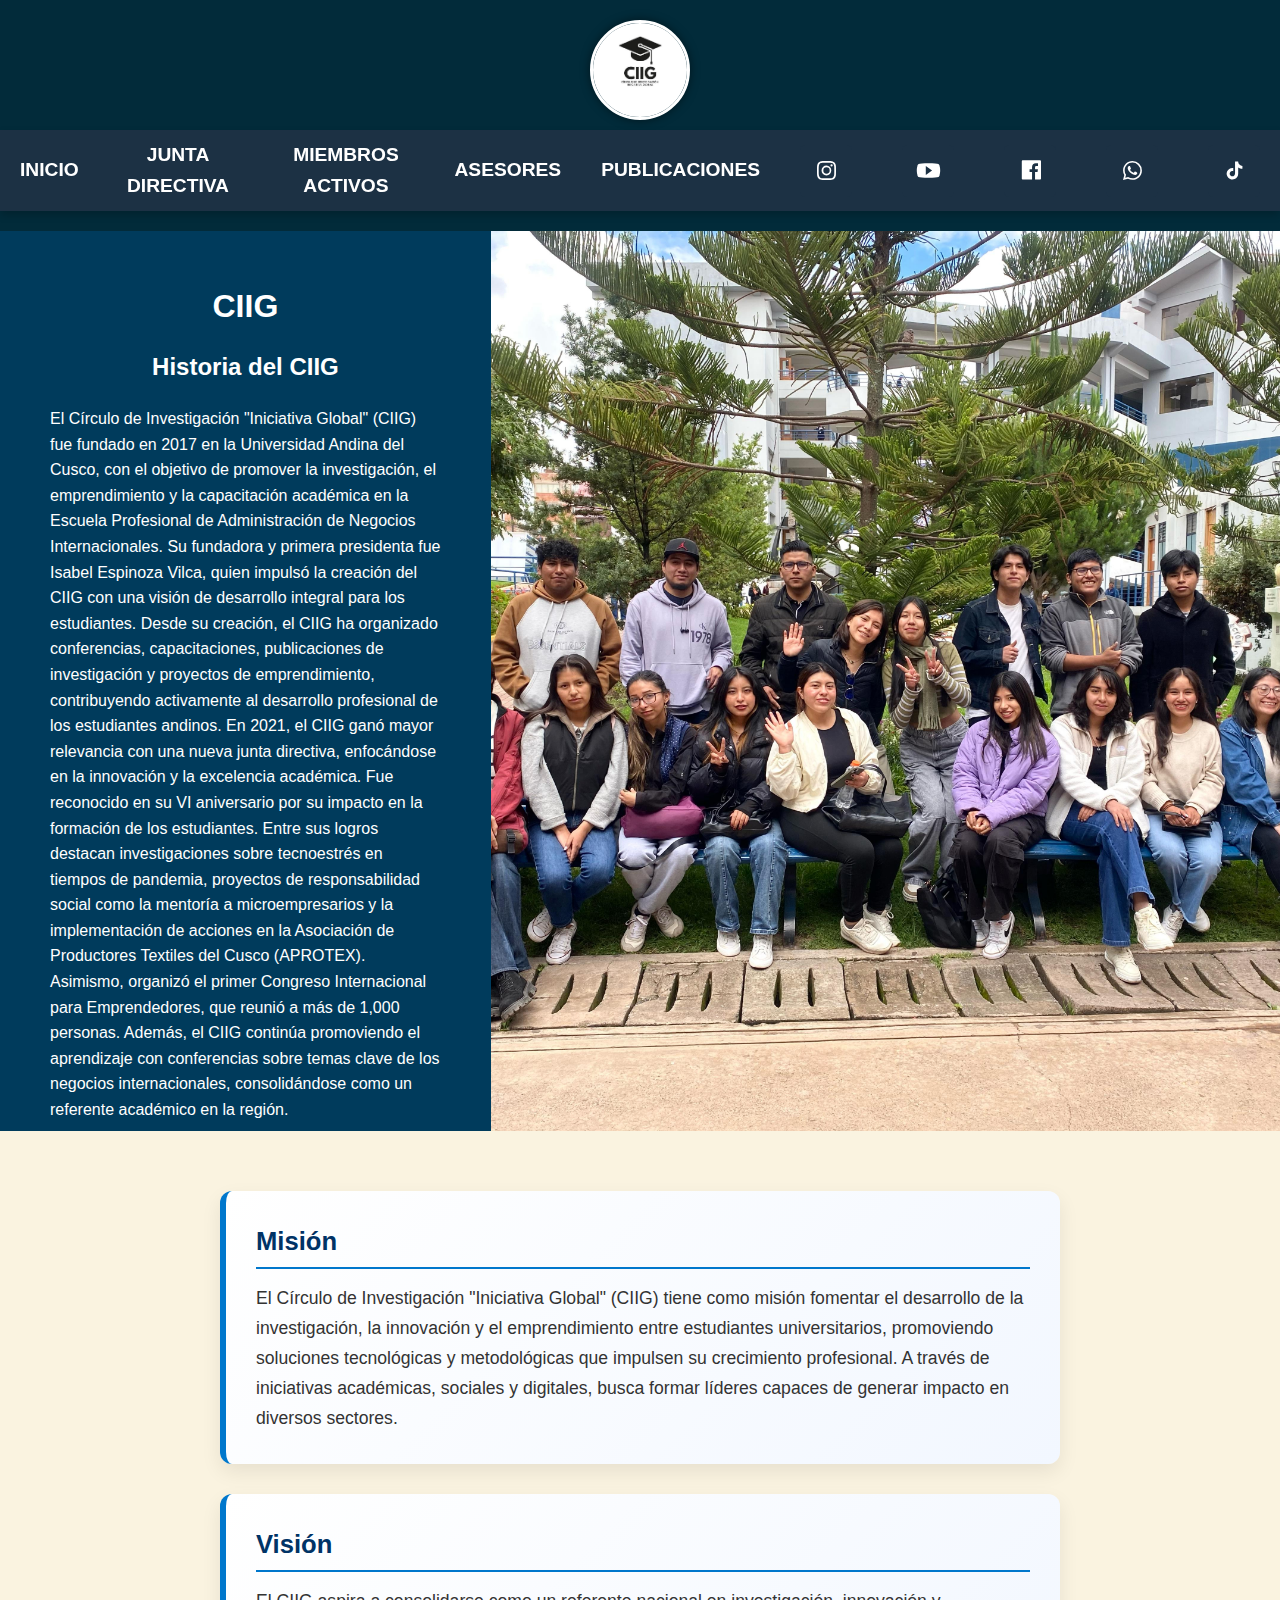
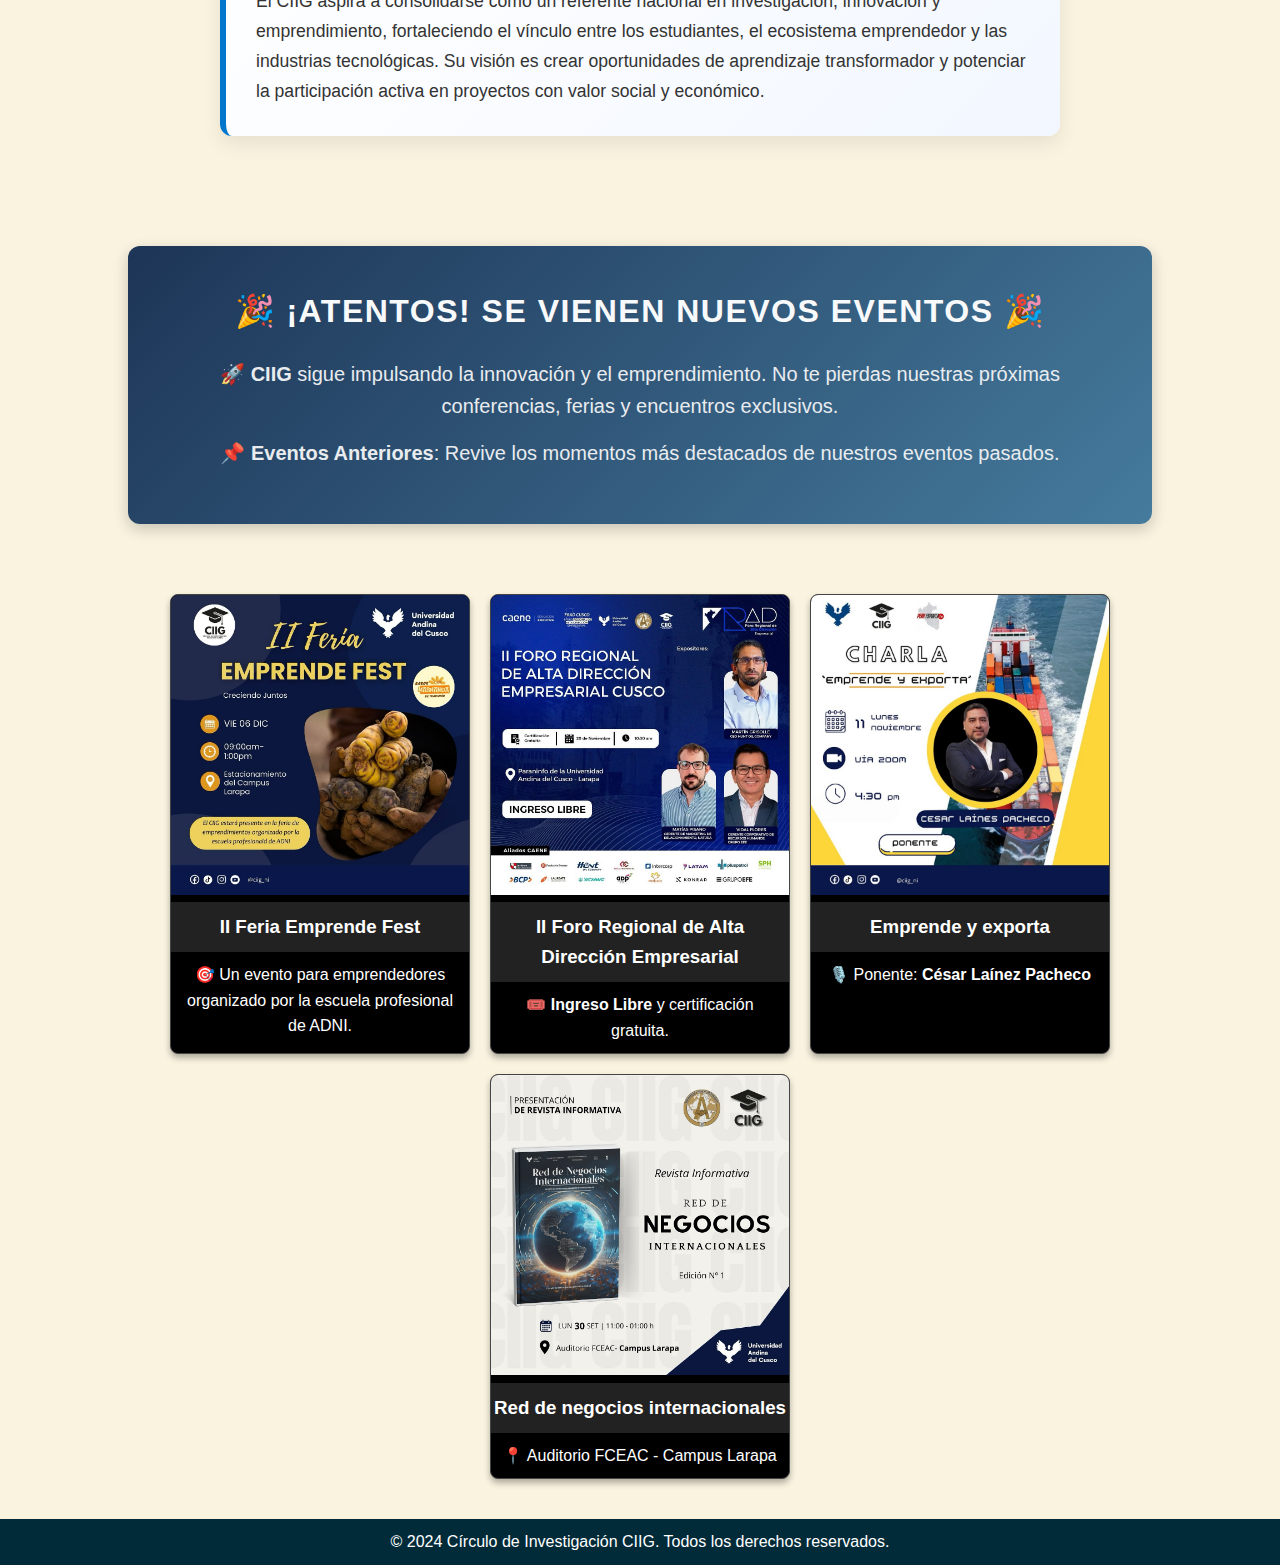
<file: index.html>
<!DOCTYPE html>
<html lang="es">
<head>
  <meta charset="UTF-8">
  <meta name="viewport" content="width=device-width, initial-scale=0.5, user-scalable=yes">
  <title>CIIG</title>
  <link rel="icon" type="image/jpeg" href="Imagenes/LOGO.jpg">
  <link rel="stylesheet" href="Inicio.css">
</head>
<body>
    
    <header>
        <img src="Imagenes/LOGO.jpg" alt= "circulo de investigacion global" class="imagen-circular">
        <nav>
            <a href="index.html">Inicio</a>
            <a href="Junta.html">Junta Directiva</a></a>
            <a href="Miembros.html">Miembros Activos</a>
            <a href="Asesores.html">Asesores</a>
            <a href="Publicaciones.html">Publicaciones</a>

            <div class="socialIcons">
            <a class="socialContainer containerOne" href="https://www.instagram.com/ciig_ni/">
                <svg viewBox="0 0 16 16" class="socialSvg instagramSvg">
                    <path d="M8 0C5.829 0 5.556.01 4.703.048 3.85.088 3.269.222 2.76.42a3.917 3.917 0 0 0-1.417.923A3.927 3.927 0 0 0 .42 2.76C.222 3.268.087 3.85.048 4.7.01 5.555 0 5.827 0 8.001c0 2.172.01 2.444.048 3.297.04.852.174 1.433.372 1.942.205.526.478.972.923 1.417.444.445.89.719 1.416.923.51.198 1.09.333 1.942.372C5.555 15.99 5.827 16 8 16s2.444-.01 3.298-.048c.851-.04 1.434-.174 1.943-.372a3.916 3.916 0 0 0 1.416-.923c.445-.445.718-.891.923-1.417.197-.509.332-1.09.372-1.942C15.99 10.445 16 10.173 16 8s-.01-2.445-.048-3.299c-.04-.851-.175-1.433-.372-1.941a3.926 3.926 0 0 0-.923-1.417A3.911 3.911 0 0 0 13.24.42c-.51-.198-1.092-.333-1.943-.372C10.443.01 10.172 0 7.998 0h.003zm-.717 1.442h.718c2.136 0 2.389.007 3.232.046.78.035 1.204.166 1.486.275.373.145.64.319.92.599.28.28.453.546.598.92.11.281.24.705.275 1.485.039.843.047 1.096.047 3.231s-.008 2.389-.047 3.232c-.035.78-.166 1.203-.275 1.485a2.47 2.47 0 0 1-.599.919c-.28.28-.546.453-.92.598-.28.11-.704.24-1.485.276-.843.038-1.096.047-3.232.047s-2.39-.009-3.233-.047c-.78-.036-1.203-.166-1.485-.276a2.478 2.478 0 0 1-.92-.598 2.48 2.48 0 0 1-.6-.92c-.109-.281-.24-.705-.275-1.485-.038-.843-.046-1.096-.046-3.233 0-2.136.008-2.388.046-3.231.036-.78.166-1.204.276-1.486.145-.373.319-.64.599-.92.28-.28.546-.453.92-.598.282-.11.705-.24 1.485-.276.738-.034 1.024-.044 2.515-.045v.002zm4.988 1.328a.96.96 0 1 0 0 1.92.96.96 0 0 0 0-1.92zm-4.27 1.122a4.109 4.109 0 1 0 0 8.217 4.109 4.109 0 0 0 0-8.217zm0 1.441a2.667 2.667 0 1 1 0 5.334 2.667 2.667 0 0 1 0-5.334z">
                    </path>
                </svg>
            </a>

            <a class="socialContainer containerTwo" href="https://www.youtube.com/@ciig.uandina">
                <svg xmlns:xlink="http://www.w3.org/1999/xlink"
                     xmlns="http://www.w3.org/2000/svg"
                     version="1.1"
                     viewBox="0 0 48 48"
                     class="socialSvg youtubeSvg largeIcon"
                >
                    <title>YouTube</title>
                    <g fill-rule="evenodd"
                       fill="none"
                       stroke-width="1"
                       stroke="none"
                       id="Icon/Social/youtube-white"
                    >
                        <path
                            fill="#FFFFFF"
                            d="M19.2 15.8L30.4 24L19.2 32.2V15.8ZM41.6 12.4C42.9 13.4 43.8 14.9 43.8 16.6C44.5 18.7 44.8 22.1 44.8 24C44.8 25.9 44.5 29.3 43.8 31.4C43.8 33.1 42.9 34.6 41.6 35.6C39.5 36.4 33.6 36.8 24 36.8C14.4 36.8 8.5 36.4 6.4 35.6C5.1 34.6 4.2 33.1 4.2 31.4C3.5 29.3 3.2 25.9 3.2 24C3.2 22.1 3.5 18.7 4.2 16.6C4.2 14.9 5.1 13.4 6.4 12.4C8.5 11.6 14.4 11.2 24 11.2C33.6 11.2 39.5 11.6 41.6 12.4Z"
                        ></path>
                    </g>
                </svg>
            </a>
            
            <a class="socialContainer containerThree" href="https://www.facebook.com/profile.php?id=61558330490450">
                <div>
                  <svg
                    xmlns:xlink="http://www.w3.org/1999/xlink"
                    xmlns="http://www.w3.org/2000/svg"
                    version="1.1"
                    viewBox="0 0 45 35"
                    height="44px"
                    width="44px"
                    class="socialSvg tiktokSvg largeIcon"
                  >
                    <title>Facebook</title>
                    <g
                      fill-rule="evenodd"
                      fill="none"
                      stroke-width="1"
                      stroke="none"
                      id="Icon/Social/facebook-black"
                    >
                      <path
                        fill="#FFFFFF"
                        id="Shape"
                        d="M30.0793333,40 L30.0793333,27.608 L34.239,27.608 L34.8616667,22.7783333 L30.0793333,22.7783333 L30.0793333,19.695 C30.0793333,18.2966667 30.4676667,17.344 32.4726667,17.344 L35.0303333,17.3426667 L35.0303333,13.0233333 C34.5876667,12.9646667 33.0696667,12.833 31.3036667,12.833 C27.6163333,12.833 25.0923333,15.0836667 25.0923333,19.2166667 L25.0923333,22.7783333 L20.922,22.7783333 L20.922,27.608 L25.0923333,27.608 L25.0923333,40 L30.0793333,40 Z M9.766,40 C8.79033333,40 8,39.209 8,38.234 L8,9.766 C8,8.79033333 8.79033333,8 9.766,8 L38.2336667,8 C39.209,8 40,8.79033333 40,9.766 L40,38.234 C40,39.209 39.209,40 38.2336667,40 L9.766,40 Z"
                      ></path>
                    </g>
                  </svg>
                </div>
              </a>

              <a class="socialContainer containerFour" href="https://whatsapp.com/channel/0029Vaw6ZmLEVccCn0UwR12p">
                <svg viewBox="0 0 16 16" class="socialSvg whatsappSvg">
                  <path
                    d="M13.601 2.326A7.854 7.854 0 0 0 7.994 0C3.627 0 .068 3.558.064 7.926c0 1.399.366 2.76 1.057 3.965L0 16l4.204-1.102a7.933 7.933 0 0 0 3.79.965h.004c4.368 0 7.926-3.558 7.93-7.93A7.898 7.898 0 0 0 13.6 2.326zM7.994 14.521a6.573 6.573 0 0 1-3.356-.92l-.24-.144-2.494.654.666-2.433-.156-.251a6.56 6.56 0 0 1-1.007-3.505c0-3.626 2.957-6.584 6.591-6.584a6.56 6.56 0 0 1 4.66 1.931 6.557 6.557 0 0 1 1.928 4.66c-.004 3.639-2.961 6.592-6.592 6.592zm3.615-4.934c-.197-.099-1.17-.578-1.353-.646-.182-.065-.315-.099-.445.099-.133.197-.513.646-.627.775-.114.133-.232.148-.43.05-.197-.1-.836-.308-1.592-.985-.59-.525-.985-1.175-1.103-1.372-.114-.198-.011-.304.088-.403.087-.088.197-.232.296-.346.1-.114.133-.198.198-.33.065-.134.034-.248-.015-.347-.05-.099-.445-1.076-.612-1.47-.16-.389-.323-.335-.445-.34-.114-.007-.247-.007-.38-.007a.729.729 0 0 0-.529.247c-.182.198-.691.677-.691 1.654 0 .977.71 1.916.81 2.049.098.133 1.394 2.132 3.383 2.992.47.205.84.326 1.129.418.475.152.904.129 1.246.08.38-.058 1.171-.48 1.338-.943.164-.464.164-.86.114-.943-.049-.084-.182-.133-.38-.232z"
                  ></path>
                </svg>
              </a>

              <a href="https://www.tiktok.com/@ciig_uac?_t=ZM-8w2UmbaJqwX&_r=1" class="socialContainer containerT">
                <svg
                  class="socialSvg tiktokSvg largeIcon"
                  viewBox="0 0 48 48"
                  version="1.1"
                  xmlns="http://www.w3.org/2000/svg"
                  xmlns:xlink="http://www.w3.org/1999/xlink"
                >
                  <title>Tiktok</title>
                  <g
                    id="Icon/Social/tiktok-white"
                    stroke="none"
                    stroke-width="1"
                    fill="none"
                    fill-rule="evenodd"
                  >
                    <path
                      d="M38.0766847,15.8542954 C36.0693906,15.7935177 34.2504839,14.8341149 32.8791434,13.5466056 C32.1316475,12.8317108 31.540171,11.9694126 31.1415066,11.0151329 C30.7426093,10.0603874 30.5453728,9.03391952 30.5619062,8 L24.9731521,8 L24.9731521,28.8295196 C24.9731521,32.3434487 22.8773693,34.4182737 20.2765028,34.4182737 C19.6505623,34.4320127 19.0283477,34.3209362 18.4461858,34.0908659 C17.8640239,33.8612612 17.3337909,33.5175528 16.8862248,33.0797671 C16.4386588,32.6422142 16.0833071,32.1196657 15.8404292,31.5426268 C15.5977841,30.9658208 15.4727358,30.3459348 15.4727358,29.7202272 C15.4727358,29.0940539 15.5977841,28.4746337 15.8404292,27.8978277 C16.0833071,27.3207888 16.4386588,26.7980074 16.8862248,26.3604545 C17.3337909,25.9229017 17.8640239,25.5791933 18.4461858,25.3491229 C19.0283477,25.1192854 19.6505623,25.0084418 20.2765028,25.0219479 C20.7939283,25.0263724 21.3069293,25.1167239 21.794781,25.2902081 L21.794781,19.5985278 C21.2957518,19.4900128 20.7869423,19.436221 20.2765028,19.4380839 C18.2431278,19.4392483 16.2560928,20.0426009 14.5659604,21.1729264 C12.875828,22.303019 11.5587449,23.9090873 10.7814424,25.7878401 C10.003907,27.666593 9.80084889,29.7339663 10.1981162,31.7275214 C10.5953834,33.7217752 11.5748126,35.5530237 13.0129853,36.9904978 C14.4509252,38.4277391 16.2828722,39.4064696 18.277126,39.8028054 C20.2711469,40.1991413 22.3382874,39.9951517 24.2163416,39.2169177 C26.0948616,38.4384508 27.7002312,37.1209021 28.8296253,35.4300711 C29.9592522,33.7397058 30.5619062,31.7522051 30.5619062,29.7188301 L30.5619062,18.8324027 C32.7275484,20.3418321 35.3149087,21.0404263 38.0766847,21.0867664 L38.0766847,15.8542954 Z"
                      id="Fill-1"
                      fill="#FFFFFF"
                    ></path>
                  </g>
                </svg>
              </a>
                        
            </div>
        </nav>
    </header>

    <div id="content">

      <section class="Inicio">
        <div class="contenedor-inicio">
          <div class="panel">
            <h1>CIIG</h1>
            <h3>Historia del CIIG</h3>
            <p>
              El Círculo de Investigación "Iniciativa Global" (CIIG) fue fundado en 2017 en la Universidad Andina del Cusco, con el objetivo de promover la investigación, el emprendimiento y la capacitación académica en la Escuela Profesional de Administración de Negocios Internacionales. Su fundadora y primera presidenta fue Isabel Espinoza Vilca, quien impulsó la creación del CIIG con una visión de desarrollo integral para los estudiantes.
              Desde su creación, el CIIG ha organizado conferencias, capacitaciones, publicaciones de investigación y proyectos de emprendimiento, contribuyendo activamente al desarrollo profesional de los estudiantes andinos.
              En 2021, el CIIG ganó mayor relevancia con una nueva junta directiva, enfocándose en la innovación y la excelencia académica. Fue reconocido en su VI aniversario por su impacto en la formación de los estudiantes.
              Entre sus logros destacan investigaciones sobre tecnoestrés en tiempos de pandemia, proyectos de responsabilidad social como la mentoría a microempresarios y la implementación de acciones en la Asociación de Productores Textiles del Cusco (APROTEX). Asimismo, organizó el primer Congreso Internacional para Emprendedores, que reunió a más de 1,000 personas.
              Además, el CIIG continúa promoviendo el aprendizaje con conferencias sobre temas clave de los negocios internacionales, consolidándose como un referente académico en la región.
            </p>
          </div>
      
          <div class="Fotoinicio">
            <img src="Imagenes/Fotooficial.jpg" alt="Imagen 1">
          </div>
        </div>
      
        <!-- Misión y Visión se quedan debajo -->
        <div class="mision-vision">
          <div class="cuadro mision">
            <h3>Misión</h3>
            <p>
              El Círculo de Investigación "Iniciativa Global" (CIIG) tiene como misión fomentar el desarrollo de la investigación,
              la innovación y el emprendimiento entre estudiantes universitarios, promoviendo soluciones tecnológicas y metodológicas 
              que impulsen su crecimiento profesional. A través de iniciativas académicas, sociales y digitales, busca formar líderes 
              capaces de generar impacto en diversos sectores.
            </p>
          </div>
          <div class="cuadro vision">
            <h3>Visión</h3>
            <p>
              El CIIG aspira a consolidarse como un referente nacional en investigación, innovación y emprendimiento, 
              fortaleciendo el vínculo entre los estudiantes, el ecosistema emprendedor y las industrias tecnológicas. 
              Su visión es crear oportunidades de aprendizaje transformador y potenciar la participación activa en proyectos 
              con valor social y económico.
            </p>
          </div>
        </div>
      </section>
      

    <section class="extra-info">
      <h2 class="extra-title">🎉 ¡Atentos! Se vienen nuevos eventos 🎉</h2>
      <p class="extra-text">
          🚀 <strong>CIIG</strong> sigue impulsando la innovación y el emprendimiento.  
          No te pierdas nuestras próximas conferencias, ferias y encuentros exclusivos.  
      </p>
      <p class="extra-text">
          📌 <strong>Eventos Anteriores</strong>: Revive los momentos más destacados de nuestros eventos pasados.  
      </p>
  </section>
  
    <section class="content">
        <div class="card">
            <img src="Imagenes/EmprendeFest.jpg" alt="Noticia 3">
            <h3>II Feria Emprende Fest</h3>
            <p>🎯 Un evento para emprendedores organizado por la escuela profesional de ADNI.</p>
        </div>
        
        <div class="card">
            <img src="Imagenes/Caene.jpg" alt="Noticia 1">
            <h3>II Foro Regional de Alta Dirección Empresarial</h3>
            <p>🎟️ <strong>Ingreso Libre</strong> y certificación gratuita.</p>
        </div>

        <div class="card">
            <img src="Imagenes/Emprende.jpg" alt="Noticia 2">
            <h3>Emprende y exporta</h3>
            <p>🎙️ Ponente: <strong>César Laínez Pacheco</strong></p>        
        </div>

        <div class="card">
            <img src="Imagenes/Red.jpg" alt="Noticia 3">
            <h3>Red de negocios internacionales</h3>
            <p>📍 Auditorio FCEAC - Campus Larapa</p>
        </div>
    </section>
  </div>

    <button id="scrollToTop" style="display: none;">⬆</button>
    <footer>
        <p>&copy; 2024 Círculo de Investigación CIIG. Todos los derechos reservados.</p>
    </footer>
    <script src="Inicio.js"></script>
</body>
</html>
</file>
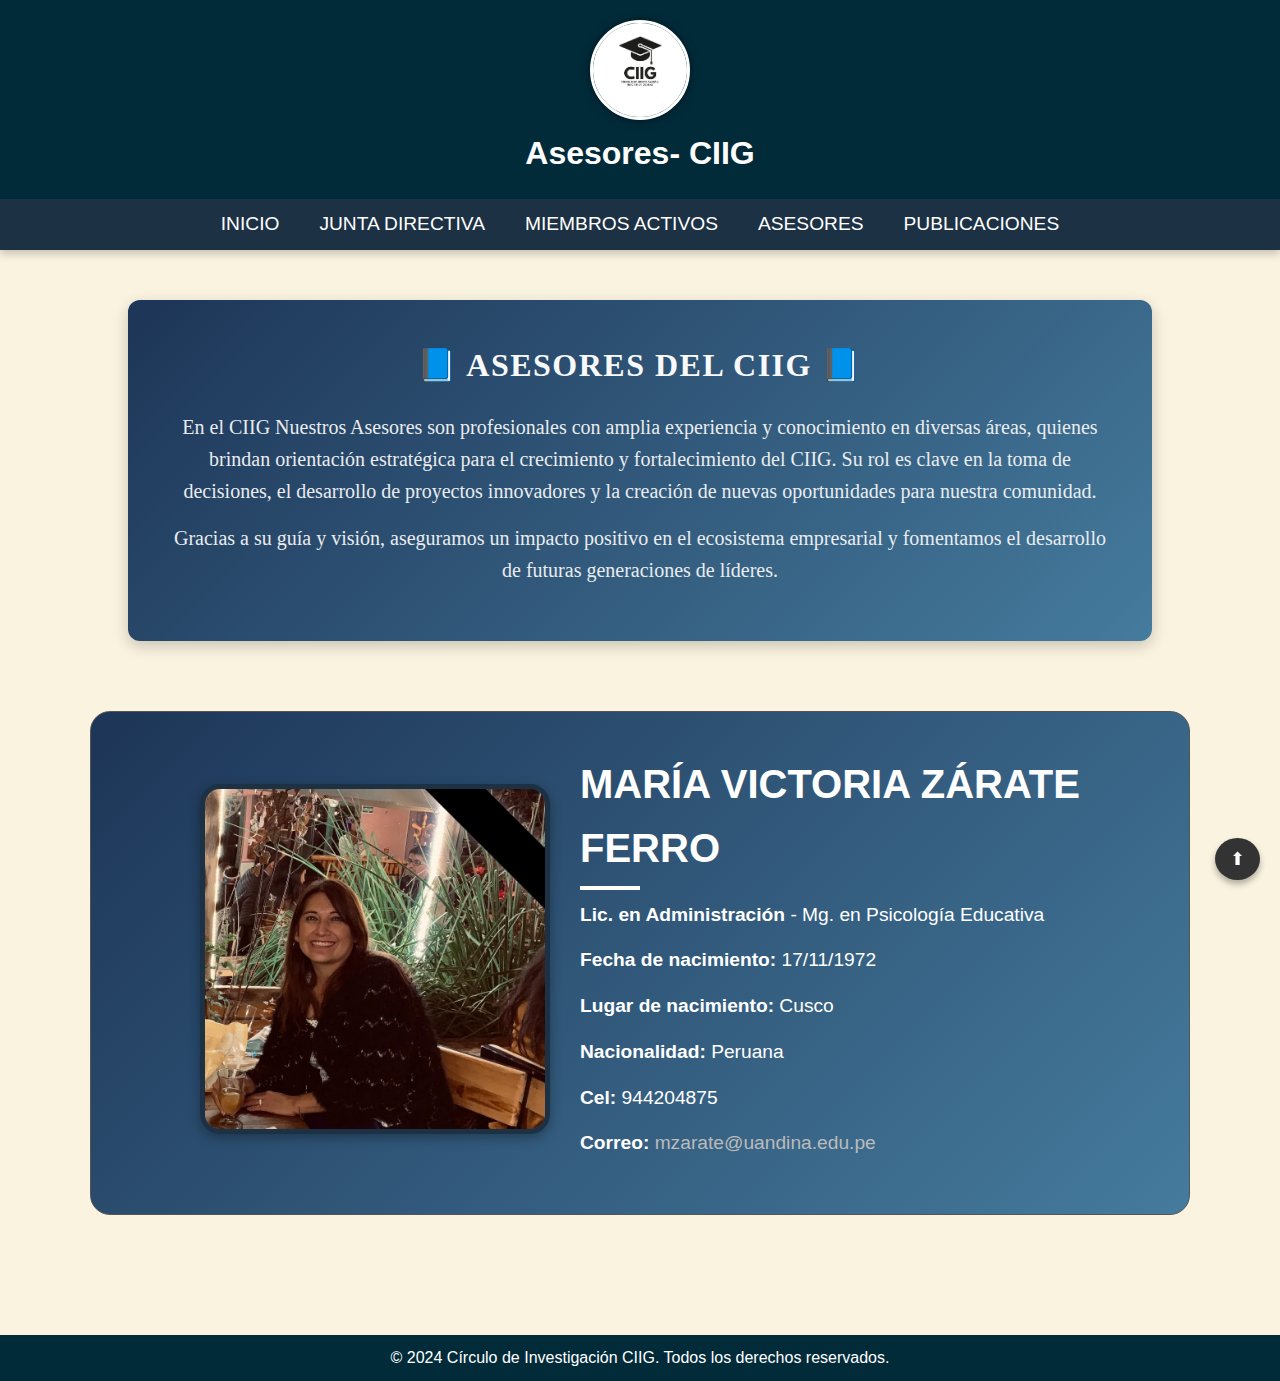
<file: Asesores.html>
<!DOCTYPE html>
<html lang="en">
<head>
    <meta charset="UTF-8">
    <meta name="viewport" content="width=device-width, initial-scale=1.0">
    <title>CIIG - Nuevo Diseño</title>
    <link rel="stylesheet" href="Asesores.css">
</head>
<body>

    <header>
        <img src="Imagenes/LOGO.jpg" alt= "circulo de investigacion global" class="imagen-circular">
        <h1>Asesores- CIIG</h1>
    </header>

    <nav>
        <a href="inicio.html">Inicio</a>
        <a href="Junta.html">Junta Directiva</a></a>
        <a href="Miembros.html">Miembros Activos</a>
        <a href="Asesores.html">Asesores</a>
        <a href="Publicaciones.html">Publicaciones</a>
    </nav>

    <section class="extra-info">
        <h2 class="extra-title">📘 ASESORES DEL CIIG 📘</h2>
        <p class="extra-text">
            En el  <strong>CIIG</strong> Nuestros Asesores son profesionales con amplia experiencia y conocimiento en diversas áreas, 
            quienes brindan orientación estratégica para el crecimiento y fortalecimiento del CIIG. Su rol es clave en la toma de decisiones, 
            el desarrollo de proyectos innovadores y la creación de nuevas oportunidades para nuestra comunidad.
        </p>
        <p class="extra-text">
            Gracias a su guía y visión, aseguramos un impacto positivo en el ecosistema empresarial y fomentamos el desarrollo de futuras generaciones de líderes.
        </p>
    </section>

    <div id="content">
        <section id="inicio" class="section active">
            <div class="rectangle">
                <div class="rectangle-image">
                    <img src="Imagenes/MariaAs.jpg" alt="María Victoria Zárate Ferro">
                </div>
                <div class="rectangle-text">
                    <h2>MARÍA VICTORIA ZÁRATE FERRO</h2>
                    <ul>
                        <li><strong>Lic. en Administración</strong> - Mg. en Psicología Educativa</li>
                        <li><strong>Fecha de nacimiento:</strong> 17/11/1972</li>
                        <li><strong>Lugar de nacimiento:</strong> Cusco</li>
                        <li><strong>Nacionalidad:</strong> Peruana</li>
                        <li><strong>Cel:</strong> 944204875</li>
                        <li><strong>Correo:</strong> <a href="mailto:mzarate@uandina.edu.pe">mzarate@uandina.edu.pe</a></li>
                    </ul>
                </div>
            </div>
        </section>

        <section id="proyectos" class="section">
            <h2>Proyectos</h2>
            <p>Explora los proyectos innovadores que lideramos en CIIG.</p>
        </section>

        <section id="equipo" class="section">
            <h2>Equipo</h2>
            <p>Conoce al equipo dedicado detrás del Círculo de Investigación.</p>
        </section>

        <section id="contacto" class="section">
            <h2>Contacto</h2>
            <p>Ponte en contacto con nosotros para más información.</p>
        </section>
    </div>

    <div class="extra-space"></div>

    <button id="scrollToTop" style="display: none;">⬆</button>
    <footer>
        <p>&copy; 2024 Círculo de Investigación CIIG. Todos los derechos reservados.</p>
    </footer>
    <script src="Asesores.js"></script>
</body>
</html>
</file>
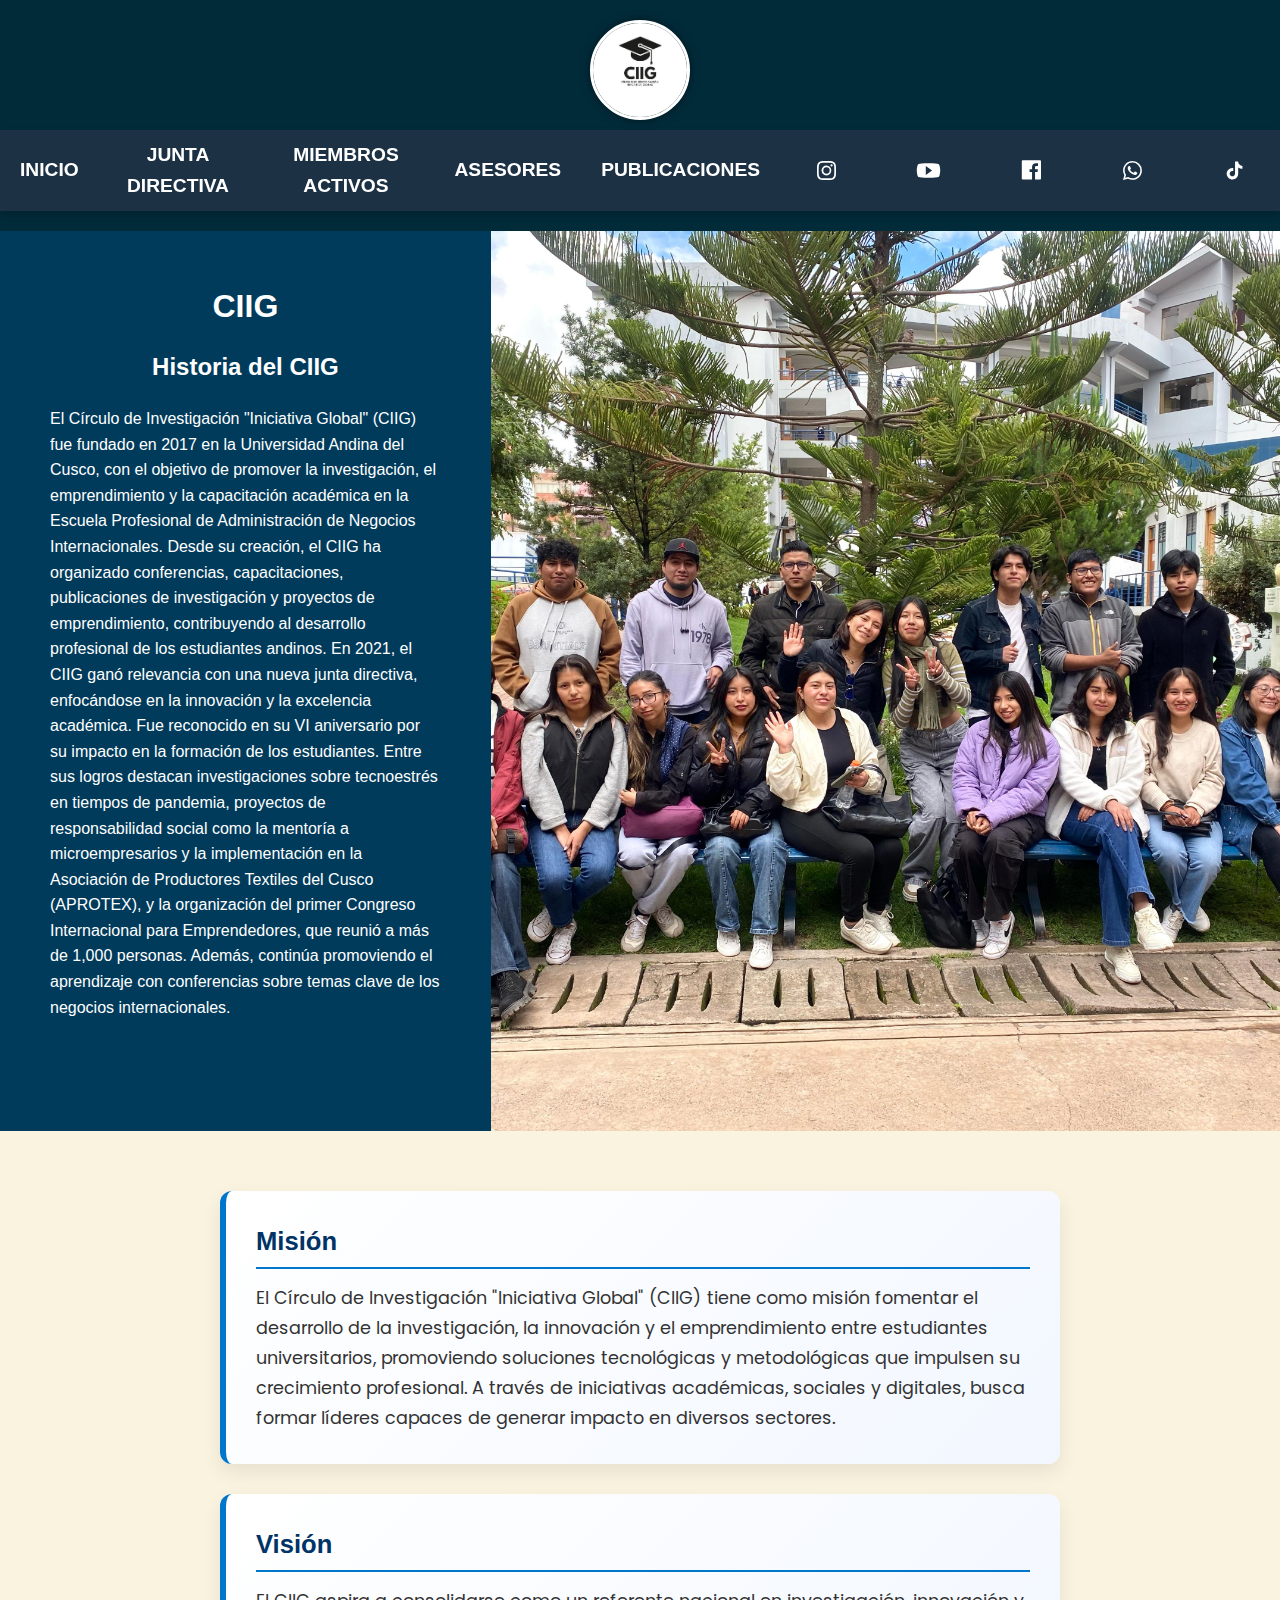
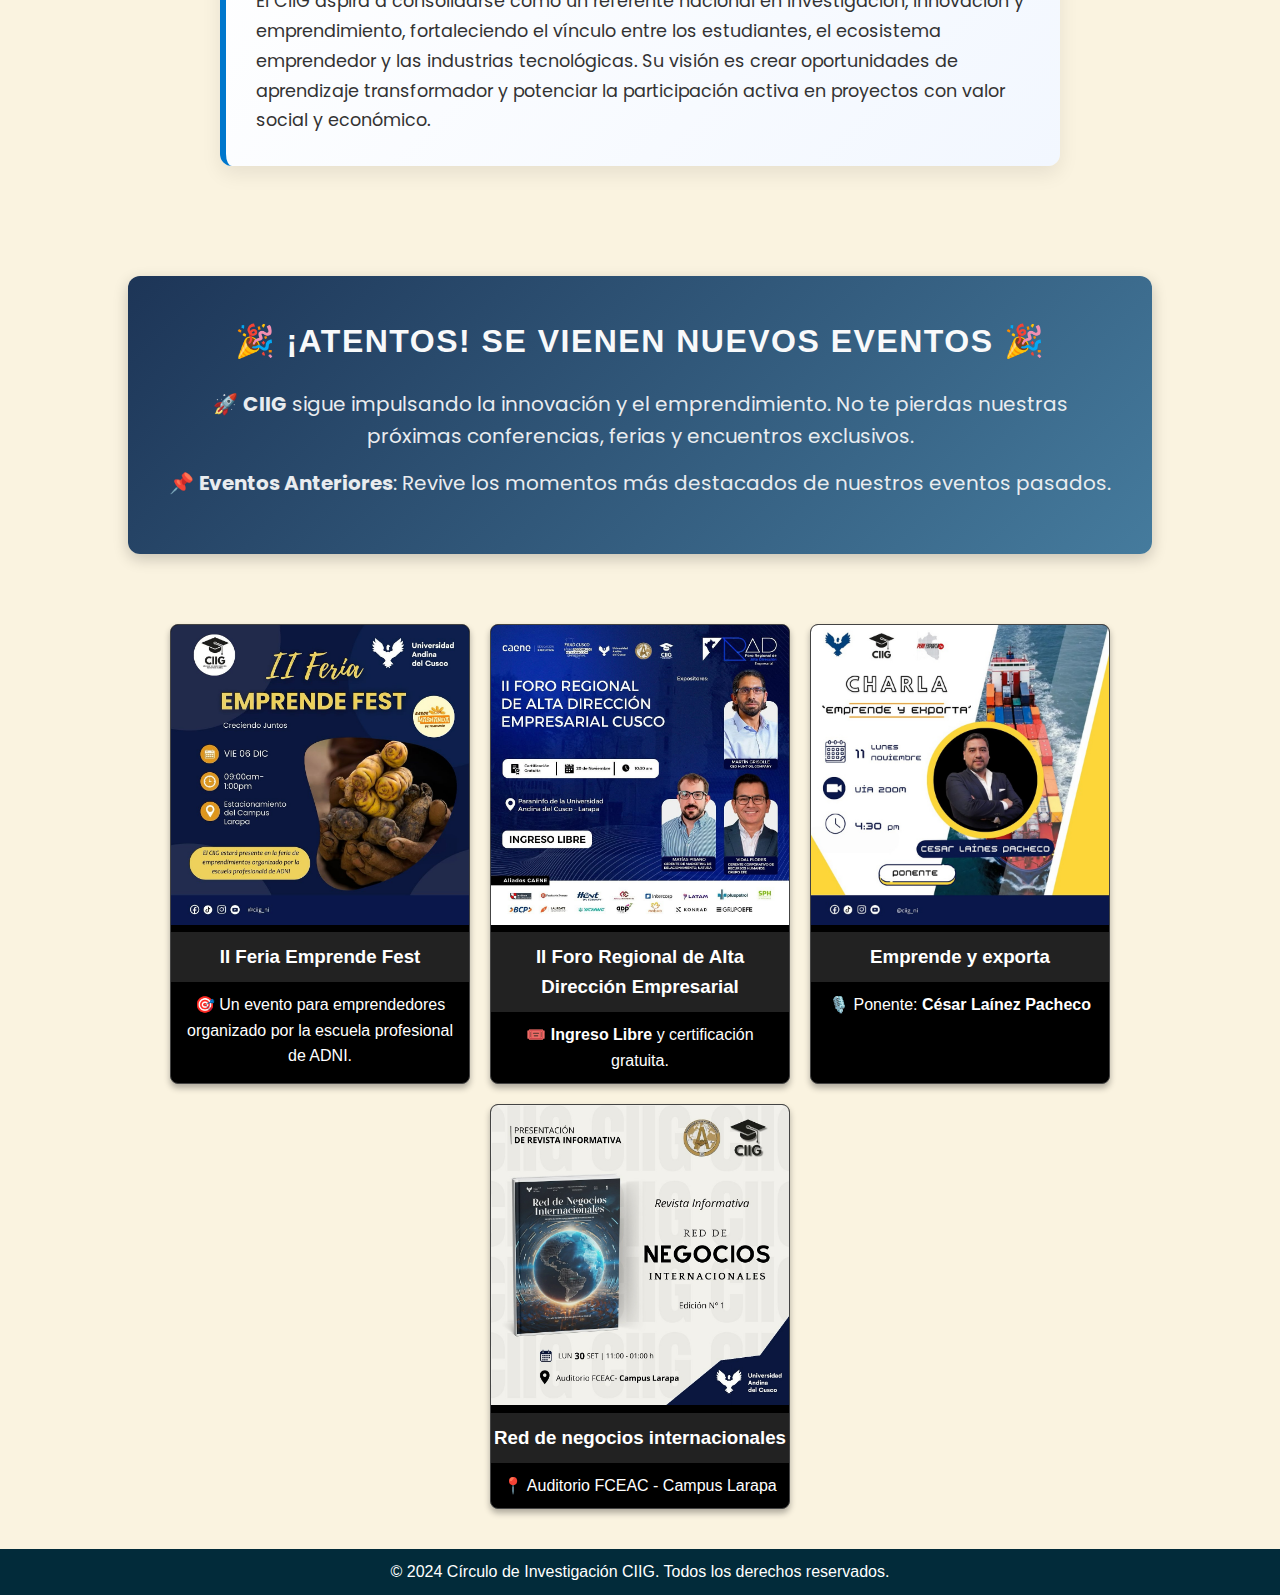
<file: Inicio.html>
<!DOCTYPE html>
<html lang="es">
<head>
    <link href="https://fonts.googleapis.com/css2?family=Poppins:wght@300;400;600&display=swap" rel="stylesheet">
    <meta charset="UTF-8">
    <meta name="viewport" content="width=device-width, initial-scale=1.0">
    <title>CIIG</title>
    <link rel="stylesheet" href="Inicio.css">
</head>
<body>
    
    <header>
        <img src="Imagenes/LOGO.jpg" alt= "circulo de investigacion global" class="imagen-circular">
        <nav>
            <a href="Inicio.html">Inicio</a>
            <a href="Junta.html">Junta Directiva</a></a>
            <a href="Miembros.html">Miembros Activos</a>
            <a href="Asesores.html">Asesores</a>
            <a href="Publicaciones.html">Publicaciones</a>

            <div class="socialIcons">
            <a class="socialContainer containerOne" href="https://www.instagram.com/ciig_ni/">
                <svg viewBox="0 0 16 16" class="socialSvg instagramSvg">
                    <path d="M8 0C5.829 0 5.556.01 4.703.048 3.85.088 3.269.222 2.76.42a3.917 3.917 0 0 0-1.417.923A3.927 3.927 0 0 0 .42 2.76C.222 3.268.087 3.85.048 4.7.01 5.555 0 5.827 0 8.001c0 2.172.01 2.444.048 3.297.04.852.174 1.433.372 1.942.205.526.478.972.923 1.417.444.445.89.719 1.416.923.51.198 1.09.333 1.942.372C5.555 15.99 5.827 16 8 16s2.444-.01 3.298-.048c.851-.04 1.434-.174 1.943-.372a3.916 3.916 0 0 0 1.416-.923c.445-.445.718-.891.923-1.417.197-.509.332-1.09.372-1.942C15.99 10.445 16 10.173 16 8s-.01-2.445-.048-3.299c-.04-.851-.175-1.433-.372-1.941a3.926 3.926 0 0 0-.923-1.417A3.911 3.911 0 0 0 13.24.42c-.51-.198-1.092-.333-1.943-.372C10.443.01 10.172 0 7.998 0h.003zm-.717 1.442h.718c2.136 0 2.389.007 3.232.046.78.035 1.204.166 1.486.275.373.145.64.319.92.599.28.28.453.546.598.92.11.281.24.705.275 1.485.039.843.047 1.096.047 3.231s-.008 2.389-.047 3.232c-.035.78-.166 1.203-.275 1.485a2.47 2.47 0 0 1-.599.919c-.28.28-.546.453-.92.598-.28.11-.704.24-1.485.276-.843.038-1.096.047-3.232.047s-2.39-.009-3.233-.047c-.78-.036-1.203-.166-1.485-.276a2.478 2.478 0 0 1-.92-.598 2.48 2.48 0 0 1-.6-.92c-.109-.281-.24-.705-.275-1.485-.038-.843-.046-1.096-.046-3.233 0-2.136.008-2.388.046-3.231.036-.78.166-1.204.276-1.486.145-.373.319-.64.599-.92.28-.28.546-.453.92-.598.282-.11.705-.24 1.485-.276.738-.034 1.024-.044 2.515-.045v.002zm4.988 1.328a.96.96 0 1 0 0 1.92.96.96 0 0 0 0-1.92zm-4.27 1.122a4.109 4.109 0 1 0 0 8.217 4.109 4.109 0 0 0 0-8.217zm0 1.441a2.667 2.667 0 1 1 0 5.334 2.667 2.667 0 0 1 0-5.334z">
                    </path>
                </svg>
            </a>

            <a class="socialContainer containerTwo" href="https://www.youtube.com/@ciig.uandina">
                <svg xmlns:xlink="http://www.w3.org/1999/xlink"
                     xmlns="http://www.w3.org/2000/svg"
                     version="1.1"
                     viewBox="0 0 48 48"
                     class="socialSvg youtubeSvg largeIcon"
                >
                    <title>YouTube</title>
                    <g fill-rule="evenodd"
                       fill="none"
                       stroke-width="1"
                       stroke="none"
                       id="Icon/Social/youtube-white"
                    >
                        <path
                            fill="#FFFFFF"
                            d="M19.2 15.8L30.4 24L19.2 32.2V15.8ZM41.6 12.4C42.9 13.4 43.8 14.9 43.8 16.6C44.5 18.7 44.8 22.1 44.8 24C44.8 25.9 44.5 29.3 43.8 31.4C43.8 33.1 42.9 34.6 41.6 35.6C39.5 36.4 33.6 36.8 24 36.8C14.4 36.8 8.5 36.4 6.4 35.6C5.1 34.6 4.2 33.1 4.2 31.4C3.5 29.3 3.2 25.9 3.2 24C3.2 22.1 3.5 18.7 4.2 16.6C4.2 14.9 5.1 13.4 6.4 12.4C8.5 11.6 14.4 11.2 24 11.2C33.6 11.2 39.5 11.6 41.6 12.4Z"
                        ></path>
                    </g>
                </svg>
            </a>
            
            <a class="socialContainer containerThree" href="https://www.facebook.com/profile.php?id=61558330490450">
                <div>
                  <svg
                    xmlns:xlink="http://www.w3.org/1999/xlink"
                    xmlns="http://www.w3.org/2000/svg"
                    version="1.1"
                    viewBox="0 0 45 35"
                    height="44px"
                    width="44px"
                    class="socialSvg tiktokSvg largeIcon"
                  >
                    <title>Facebook</title>
                    <g
                      fill-rule="evenodd"
                      fill="none"
                      stroke-width="1"
                      stroke="none"
                      id="Icon/Social/facebook-black"
                    >
                      <path
                        fill="#FFFFFF"
                        id="Shape"
                        d="M30.0793333,40 L30.0793333,27.608 L34.239,27.608 L34.8616667,22.7783333 L30.0793333,22.7783333 L30.0793333,19.695 C30.0793333,18.2966667 30.4676667,17.344 32.4726667,17.344 L35.0303333,17.3426667 L35.0303333,13.0233333 C34.5876667,12.9646667 33.0696667,12.833 31.3036667,12.833 C27.6163333,12.833 25.0923333,15.0836667 25.0923333,19.2166667 L25.0923333,22.7783333 L20.922,22.7783333 L20.922,27.608 L25.0923333,27.608 L25.0923333,40 L30.0793333,40 Z M9.766,40 C8.79033333,40 8,39.209 8,38.234 L8,9.766 C8,8.79033333 8.79033333,8 9.766,8 L38.2336667,8 C39.209,8 40,8.79033333 40,9.766 L40,38.234 C40,39.209 39.209,40 38.2336667,40 L9.766,40 Z"
                      ></path>
                    </g>
                  </svg>
                </div>
              </a>

              <a class="socialContainer containerFour" href="#">
                <svg viewBox="0 0 16 16" class="socialSvg whatsappSvg">
                  <path
                    d="M13.601 2.326A7.854 7.854 0 0 0 7.994 0C3.627 0 .068 3.558.064 7.926c0 1.399.366 2.76 1.057 3.965L0 16l4.204-1.102a7.933 7.933 0 0 0 3.79.965h.004c4.368 0 7.926-3.558 7.93-7.93A7.898 7.898 0 0 0 13.6 2.326zM7.994 14.521a6.573 6.573 0 0 1-3.356-.92l-.24-.144-2.494.654.666-2.433-.156-.251a6.56 6.56 0 0 1-1.007-3.505c0-3.626 2.957-6.584 6.591-6.584a6.56 6.56 0 0 1 4.66 1.931 6.557 6.557 0 0 1 1.928 4.66c-.004 3.639-2.961 6.592-6.592 6.592zm3.615-4.934c-.197-.099-1.17-.578-1.353-.646-.182-.065-.315-.099-.445.099-.133.197-.513.646-.627.775-.114.133-.232.148-.43.05-.197-.1-.836-.308-1.592-.985-.59-.525-.985-1.175-1.103-1.372-.114-.198-.011-.304.088-.403.087-.088.197-.232.296-.346.1-.114.133-.198.198-.33.065-.134.034-.248-.015-.347-.05-.099-.445-1.076-.612-1.47-.16-.389-.323-.335-.445-.34-.114-.007-.247-.007-.38-.007a.729.729 0 0 0-.529.247c-.182.198-.691.677-.691 1.654 0 .977.71 1.916.81 2.049.098.133 1.394 2.132 3.383 2.992.47.205.84.326 1.129.418.475.152.904.129 1.246.08.38-.058 1.171-.48 1.338-.943.164-.464.164-.86.114-.943-.049-.084-.182-.133-.38-.232z"
                  ></path>
                </svg>
              </a>

              <a href="#" class="socialContainer containerT">
                <svg
                  class="socialSvg tiktokSvg largeIcon"
                  viewBox="0 0 48 48"
                  version="1.1"
                  xmlns="http://www.w3.org/2000/svg"
                  xmlns:xlink="http://www.w3.org/1999/xlink"
                >
                  <title>Tiktok</title>
                  <g
                    id="Icon/Social/tiktok-white"
                    stroke="none"
                    stroke-width="1"
                    fill="none"
                    fill-rule="evenodd"
                  >
                    <path
                      d="M38.0766847,15.8542954 C36.0693906,15.7935177 34.2504839,14.8341149 32.8791434,13.5466056 C32.1316475,12.8317108 31.540171,11.9694126 31.1415066,11.0151329 C30.7426093,10.0603874 30.5453728,9.03391952 30.5619062,8 L24.9731521,8 L24.9731521,28.8295196 C24.9731521,32.3434487 22.8773693,34.4182737 20.2765028,34.4182737 C19.6505623,34.4320127 19.0283477,34.3209362 18.4461858,34.0908659 C17.8640239,33.8612612 17.3337909,33.5175528 16.8862248,33.0797671 C16.4386588,32.6422142 16.0833071,32.1196657 15.8404292,31.5426268 C15.5977841,30.9658208 15.4727358,30.3459348 15.4727358,29.7202272 C15.4727358,29.0940539 15.5977841,28.4746337 15.8404292,27.8978277 C16.0833071,27.3207888 16.4386588,26.7980074 16.8862248,26.3604545 C17.3337909,25.9229017 17.8640239,25.5791933 18.4461858,25.3491229 C19.0283477,25.1192854 19.6505623,25.0084418 20.2765028,25.0219479 C20.7939283,25.0263724 21.3069293,25.1167239 21.794781,25.2902081 L21.794781,19.5985278 C21.2957518,19.4900128 20.7869423,19.436221 20.2765028,19.4380839 C18.2431278,19.4392483 16.2560928,20.0426009 14.5659604,21.1729264 C12.875828,22.303019 11.5587449,23.9090873 10.7814424,25.7878401 C10.003907,27.666593 9.80084889,29.7339663 10.1981162,31.7275214 C10.5953834,33.7217752 11.5748126,35.5530237 13.0129853,36.9904978 C14.4509252,38.4277391 16.2828722,39.4064696 18.277126,39.8028054 C20.2711469,40.1991413 22.3382874,39.9951517 24.2163416,39.2169177 C26.0948616,38.4384508 27.7002312,37.1209021 28.8296253,35.4300711 C29.9592522,33.7397058 30.5619062,31.7522051 30.5619062,29.7188301 L30.5619062,18.8324027 C32.7275484,20.3418321 35.3149087,21.0404263 38.0766847,21.0867664 L38.0766847,15.8542954 Z"
                      id="Fill-1"
                      fill="#FFFFFF"
                    ></path>
                  </g>
                </svg>
              </a>
                        
            </div>
        </nav>
    </header>

    <div id="content">

      <section class="Inicio">
        <div class="contenedor-inicio">
          <div class="panel">
            <h1>CIIG</h1>
            <h3>Historia del CIIG</h3>
            <p>
              El Círculo de Investigación "Iniciativa Global" (CIIG) fue fundado en 2017 en la Universidad Andina del Cusco, con el objetivo de promover la investigación, 
              el emprendimiento y la capacitación académica en la Escuela Profesional de Administración de Negocios Internacionales. Desde su creación, el CIIG ha organizado conferencias, 
              capacitaciones, publicaciones de investigación y proyectos de emprendimiento, contribuyendo al desarrollo profesional de los estudiantes andinos.
              En 2021, el CIIG ganó relevancia con una nueva junta directiva, enfocándose en la innovación y la excelencia académica. Fue reconocido en su VI aniversario por su impacto en la formación de los estudiantes.
              Entre sus logros destacan investigaciones sobre tecnoestrés en tiempos de pandemia, proyectos de responsabilidad social como la mentoría a microempresarios y la implementación en la Asociación de Productores 
              Textiles del Cusco (APROTEX), y la organización del primer Congreso Internacional para Emprendedores, que reunió a más de 1,000 personas. Además, continúa promoviendo el aprendizaje con conferencias sobre temas clave de los negocios internacionales.
            </p>
          </div>
      
          <div class="Fotoinicio">
            <img src="Imagenes/Fotooficial.jpg" alt="Imagen 1">
          </div>
        </div>
      
        <!-- Misión y Visión se quedan debajo -->
        <div class="mision-vision">
          <div class="cuadro mision">
            <h3>Misión</h3>
            <p>
              El Círculo de Investigación "Iniciativa Global" (CIIG) tiene como misión fomentar el desarrollo de la investigación,
              la innovación y el emprendimiento entre estudiantes universitarios, promoviendo soluciones tecnológicas y metodológicas 
              que impulsen su crecimiento profesional. A través de iniciativas académicas, sociales y digitales, busca formar líderes 
              capaces de generar impacto en diversos sectores.
            </p>
          </div>
          <div class="cuadro vision">
            <h3>Visión</h3>
            <p>
              El CIIG aspira a consolidarse como un referente nacional en investigación, innovación y emprendimiento, 
              fortaleciendo el vínculo entre los estudiantes, el ecosistema emprendedor y las industrias tecnológicas. 
              Su visión es crear oportunidades de aprendizaje transformador y potenciar la participación activa en proyectos 
              con valor social y económico.
            </p>
          </div>
        </div>
      </section>
      

    <section class="extra-info">
      <h2 class="extra-title">🎉 ¡Atentos! Se vienen nuevos eventos 🎉</h2>
      <p class="extra-text">
          🚀 <strong>CIIG</strong> sigue impulsando la innovación y el emprendimiento.  
          No te pierdas nuestras próximas conferencias, ferias y encuentros exclusivos.  
      </p>
      <p class="extra-text">
          📌 <strong>Eventos Anteriores</strong>: Revive los momentos más destacados de nuestros eventos pasados.  
      </p>
  </section>
  
    <section class="content">
        <div class="card">
            <img src="Imagenes/EmprendeFest.jpg" alt="Noticia 3">
            <h3>II Feria Emprende Fest</h3>
            <p>🎯 Un evento para emprendedores organizado por la escuela profesional de ADNI.</p>
        </div>
        
        <div class="card">
            <img src="Imagenes/Caene.jpg" alt="Noticia 1">
            <h3>II Foro Regional de Alta Dirección Empresarial</h3>
            <p>🎟️ <strong>Ingreso Libre</strong> y certificación gratuita.</p>
        </div>

        <div class="card">
            <img src="Imagenes/Emprende.jpg" alt="Noticia 2">
            <h3>Emprende y exporta</h3>
            <p>🎙️ Ponente: <strong>César Laínez Pacheco</strong></p>        
        </div>

        <div class="card">
            <img src="Imagenes/Red.jpg" alt="Noticia 3">
            <h3>Red de negocios internacionales</h3>
            <p>📍 Auditorio FCEAC - Campus Larapa</p>
        </div>
    </section>
  </div>

    <button id="scrollToTop" style="display: none;">⬆</button>
    <footer>
        <p>&copy; 2024 Círculo de Investigación CIIG. Todos los derechos reservados.</p>
    </footer>
    <script src="Inicio.js"></script>
</body>
</html>
</file>
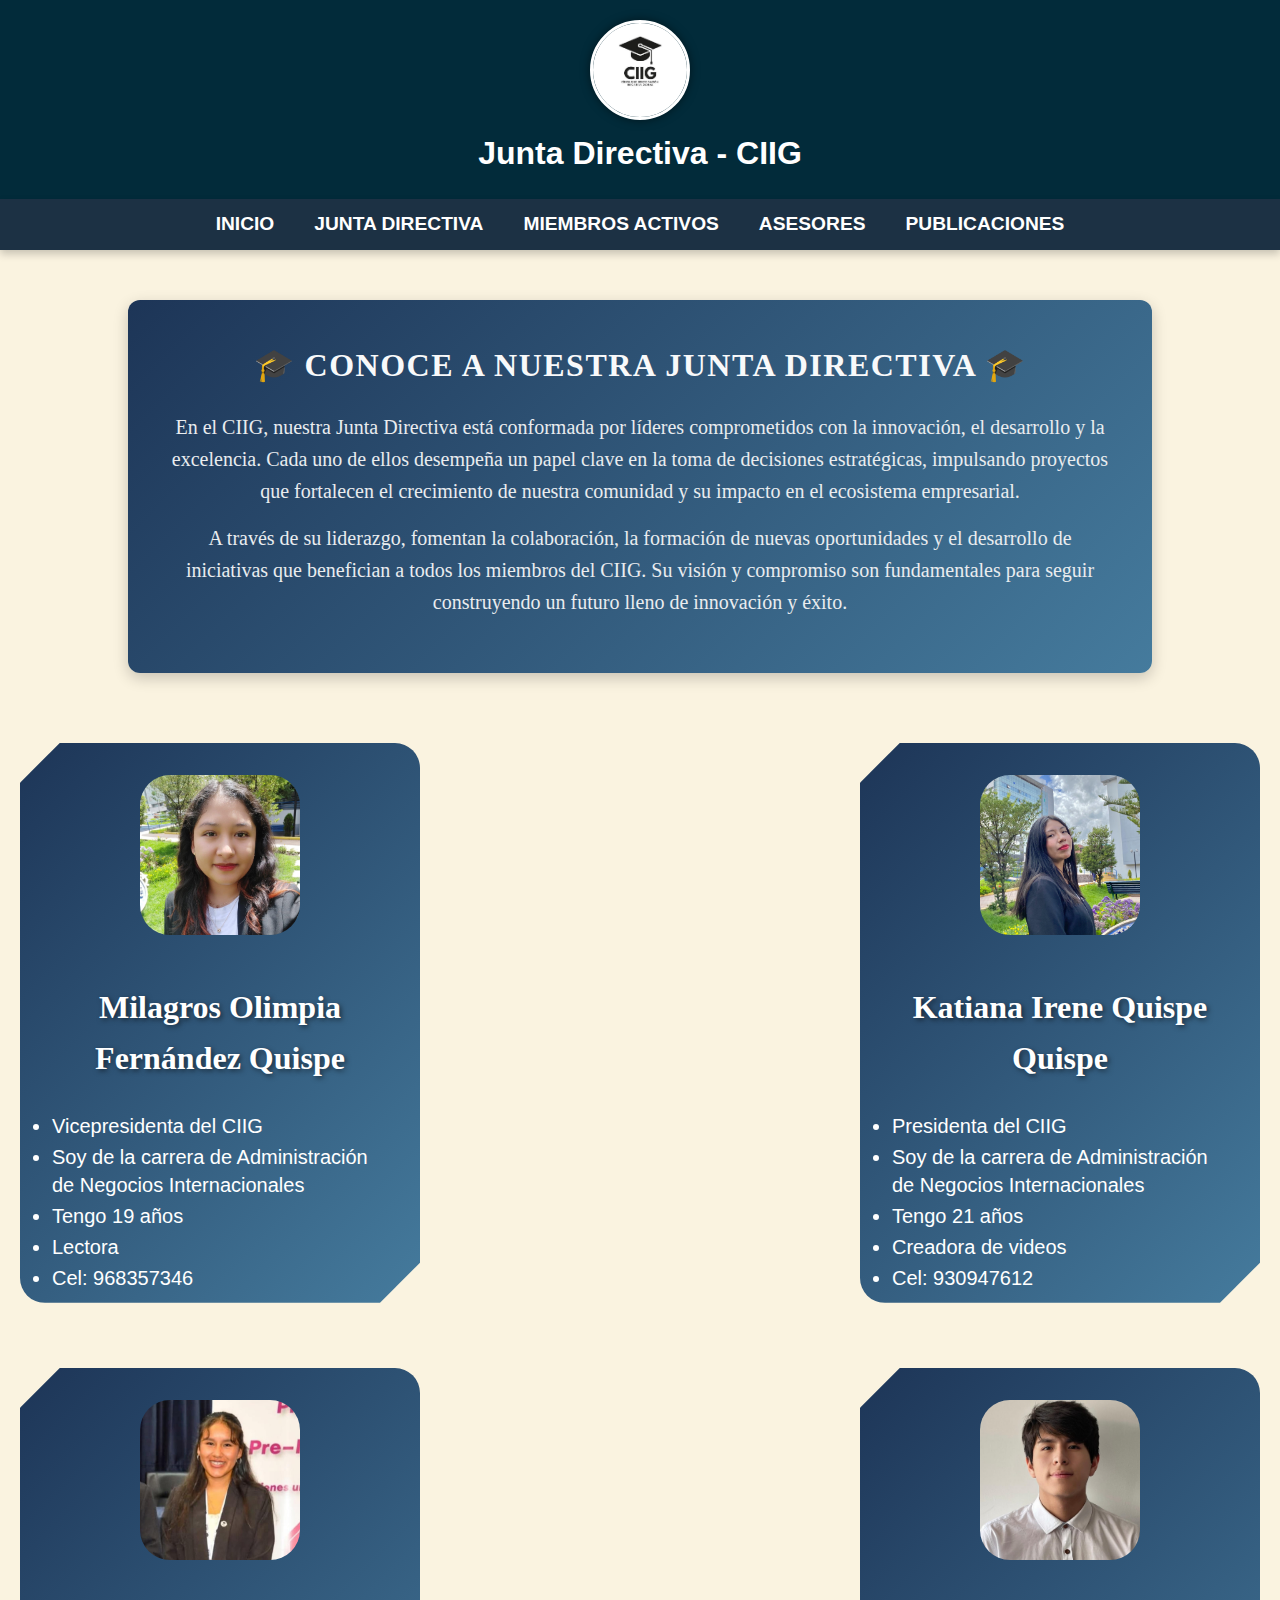
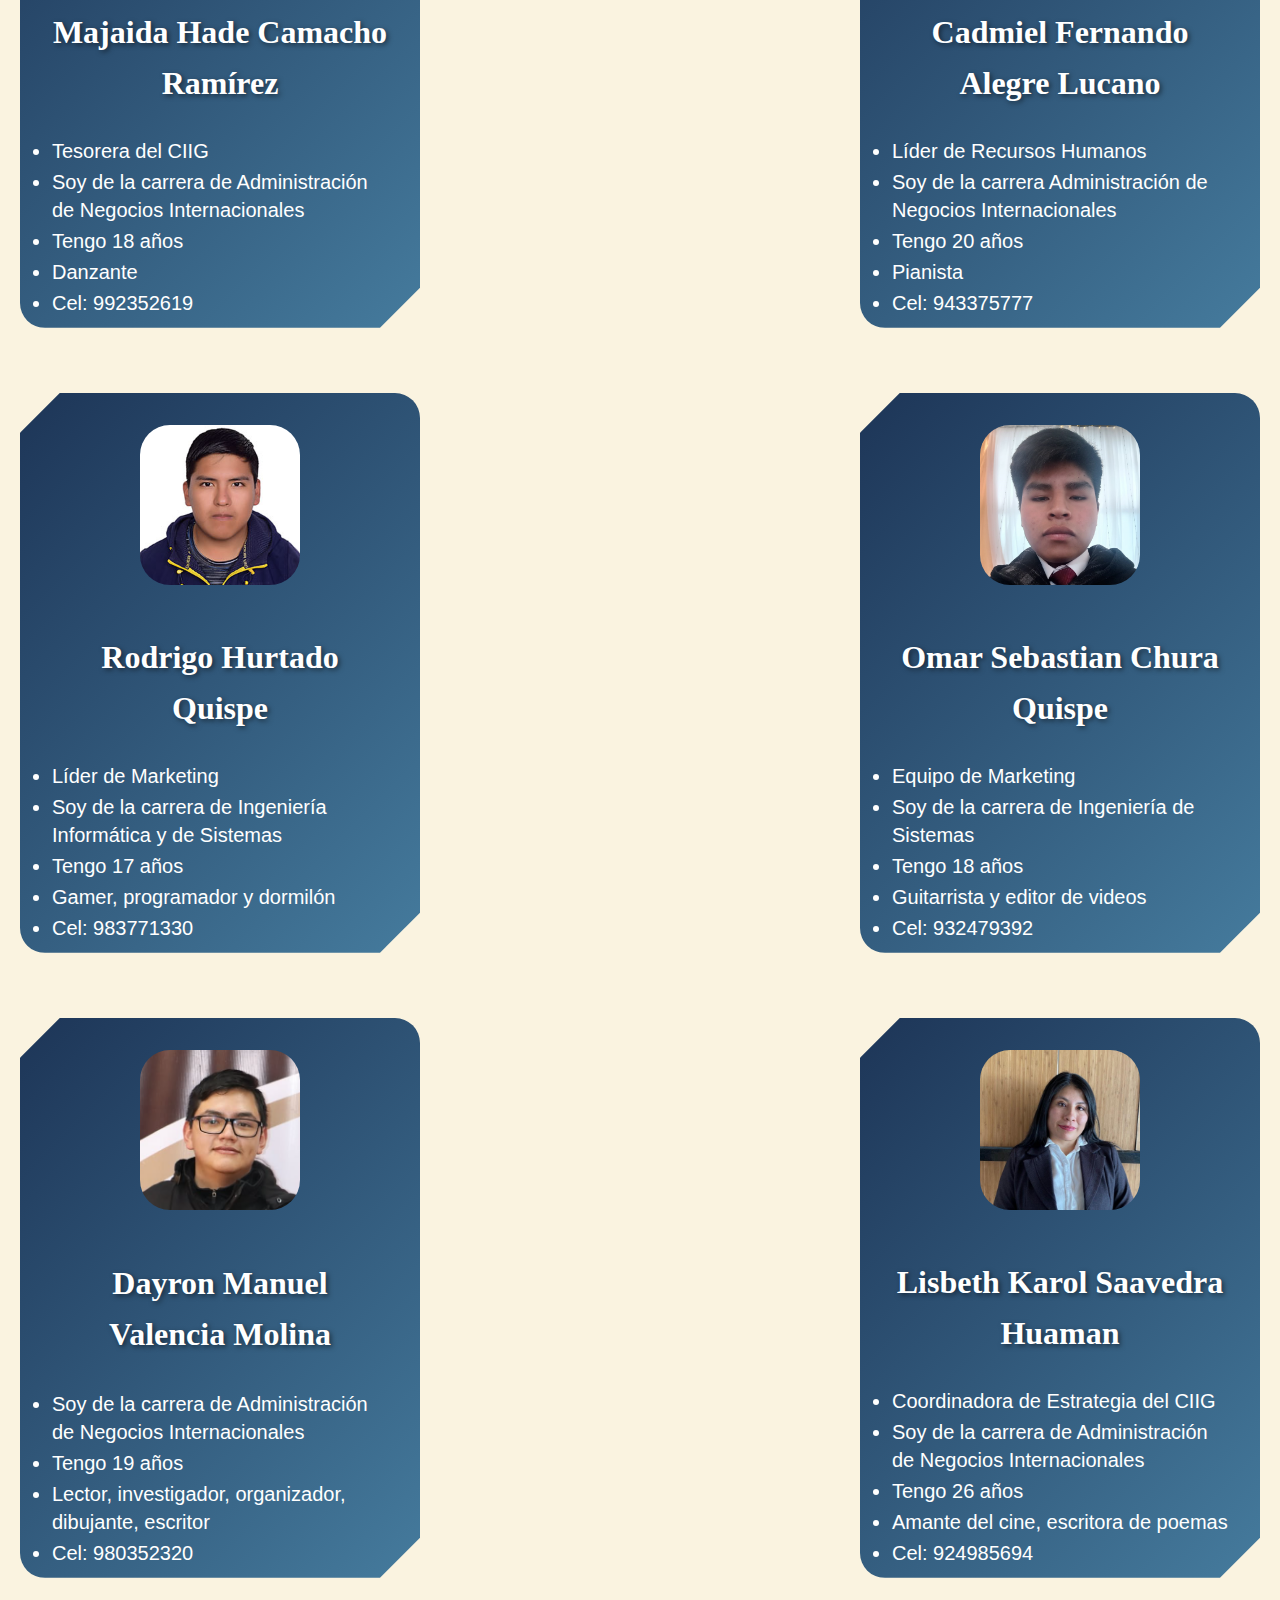
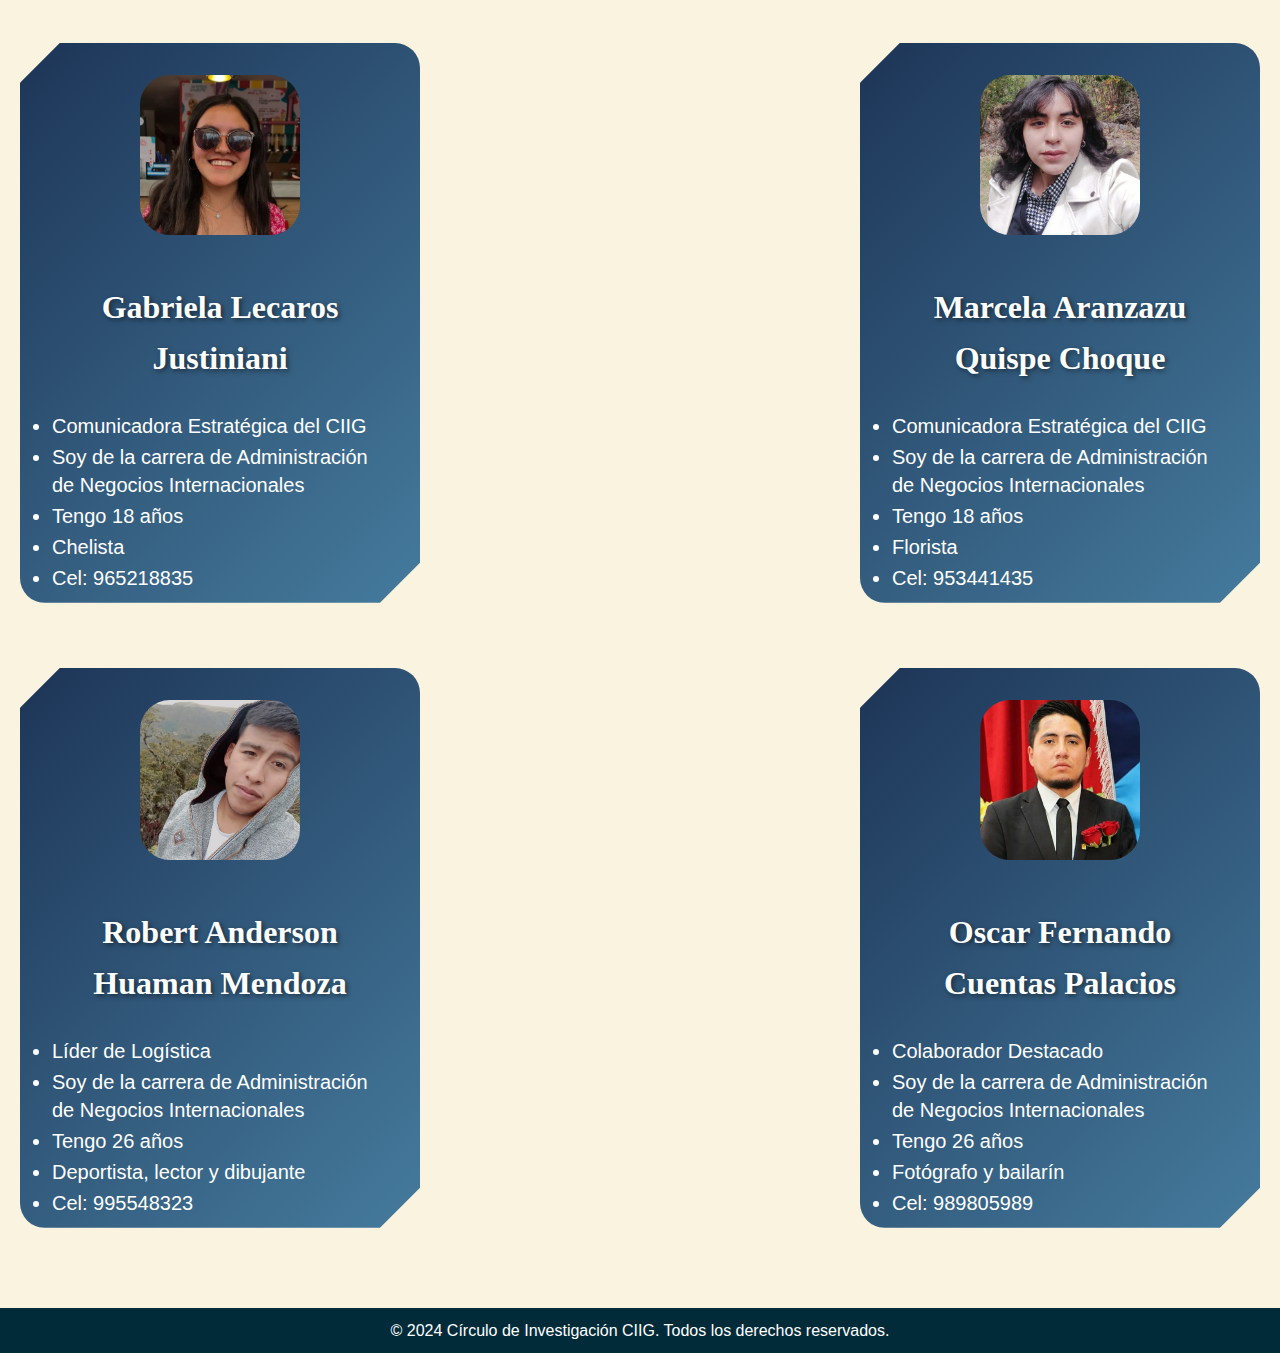
<file: Junta.html>
<!DOCTYPE html>
<html lang="en">
<head>
    <meta charset="UTF-8">
    <meta name="viewport" content="width=device-width, initial-scale=1.0">
    <title>CIIG - Nuevo Diseño</title>
    <link rel="stylesheet" href="junta.css">
</head>
<body>

    <header>
        <img src="Imagenes/LOGO.jpg" alt= "circulo de investigacion global" class="imagen-circular">
        <h1>Junta Directiva - CIIG</h1>
    </header>

    <nav>
        <a href="inicio.html">Inicio</a>
        <a href="Junta.html">Junta Directiva</a></a>
        <a href="Miembros.html">Miembros Activos</a>
        <a href="Asesores.html">Asesores</a>
        <a href="Publicaciones.html">Publicaciones</a>
    </nav>

    <section class="extra-info">
        <h2 class="extra-title">🎓 Conoce a Nuestra Junta Directiva 🎓</h2>
        <p class="extra-text">
            En el <strong>CIIG</strong>, nuestra Junta Directiva está conformada por líderes comprometidos con la innovación, el desarrollo y la excelencia. Cada uno de ellos desempeña un papel clave en la toma de decisiones estratégicas, impulsando proyectos que fortalecen el crecimiento de nuestra comunidad y su impacto en el ecosistema empresarial.
        </p>

        <p class="extra-text">
            A través de su liderazgo, fomentan la colaboración, la formación de nuevas oportunidades y el desarrollo de iniciativas que benefician a todos los miembros del CIIG. Su visión y compromiso son fundamentales para seguir construyendo un futuro lleno de innovación y éxito.
        </p>
    </section>
    

    <div id="content">
        
        <section id="inicio" class="section active">

            <div class="cards-container">
                <div class="card">
                    <div class="img">
                        <img src="Imagenes/Vice.jpg" alt="Image description" />
                    </div>
                    <span>Milagros Olimpia Fernández Quispe</span>
                    <div class="info">
                        <ul>
                            <li>Vicepresidenta del CIIG</li>
                            <li>Soy de la carrera de Administración de Negocios Internacionales</li>
                            <li>Tengo 19 años</li>
                            <li>Lectora</li>
                            <li>Cel: 968357346</li>
                        </ul>
                    </div>
                </div>
                
                <div class="card">
                    <div class="img">
                        <img src="Imagenes/presi.jpg" alt="Image description" />
                    </div>
                    <span>Katiana Irene Quispe Quispe</span>
                    <div class="info">
                        <ul>
                            <li>Presidenta del CIIG</li>
                            <li>Soy de la carrera de Administración de Negocios Internacionales</li>
                            <li>Tengo 21 años</li>
                            <li>Creadora de videos</li>
                            <li>Cel: 930947612</li>
                        </ul>
                    </div>
                </div>
                
                <div class="card">
                    <div class="img">
                        <img src="Imagenes/Majaida.jpg" alt="Image description" />
                    </div>
                    <span>Majaida Hade Camacho Ramírez</span>
                    <div class="info">
                        <ul>
                            <li>Tesorera del CIIG</li>
                            <li>Soy de la carrera de Administración de Negocios Internacionales</li>
                            <li>Tengo 18 años</li>
                            <li>Danzante</li>
                            <li>Cel: 992352619</li>
                        </ul>
                    </div>
                </div>
                
                <div class="card">
                    <div class="img">
                        <img src="Imagenes/Cadmiel.jpg" alt="Image description" />
                    </div>
                    <span>Cadmiel Fernando Alegre Lucano</span>
                    <div class="info">
                        <ul>
                            <li>Líder de Recursos Humanos</li>
                            <li>Soy de la carrera Administración de Negocios Internacionales</li>
                            <li>Tengo 20 años</li>
                            <li>Pianista</li>
                            <li>Cel: 943375777</li>
                        </ul>
                    </div>
                </div>
                
                <div class="card">
                    <div class="img">
                        <img src="Imagenes/Rodrigo.jpg" alt="Image description" />
                    </div>
                    <span>Rodrigo Hurtado Quispe</span>
                    <div class="info">
                        <ul>
                            <li>Líder de Marketing</li>
                            <li>Soy de la carrera de Ingeniería Informática y de Sistemas</li>
                            <li>Tengo 17 años</li>
                            <li>Gamer, programador y dormilón</li>
                            <li>Cel: 983771330</li>
                        </ul>
                    </div>
                </div>
                
                <div class="card">
                    <div class="img">
                        <img src="Imagenes/Omar.png" alt="Image description" />
                    </div>
                    <span>Omar Sebastian Chura Quispe</span>
                    <div class="info">
                        <ul>
                            <li>Equipo de Marketing</li>
                            <li>Soy de la carrera de Ingeniería de Sistemas</li>
                            <li>Tengo 18 años</li>
                            <li>Guitarrista y editor de videos</li>
                            <li>Cel: 932479392</li>
                        </ul>
                    </div>
                </div>
                
                <div class="card">
                    <div class="img">
                        <img src="Imagenes/Dayron.png" alt="Image description" />
                    </div>
                    <span>Dayron Manuel Valencia Molina</span>
                    <div class="info">
                        <ul>
                            <li>Soy de la carrera de Administración de Negocios Internacionales</li>
                            <li>Tengo 19 años</li>
                            <li>Lector, investigador, organizador, dibujante, escritor</li>
                            <li>Cel: 980352320</li>
                        </ul>
                    </div>
                </div>
                
                <div class="card">
                    <div class="img">
                        <img src="Imagenes/Lizbeth.png" alt="Image description" />
                    </div>
                    <span>Lisbeth Karol Saavedra Huaman</span>
                    <div class="info">
                        <ul>
                            <li>Coordinadora de Estrategia del CIIG</li>
                            <li>Soy de la carrera de Administración de Negocios Internacionales</li>
                            <li>Tengo 26 años</li>
                            <li>Amante del cine, escritora de poemas</li>
                            <li>Cel: 924985694</li>
                        </ul> 
                    </div>
                </div>
                
                <div class="card">
                    <div class="img">
                        <img src="Imagenes/Gabriela.png" alt="Image description" />
                    </div>
                    <span>Gabriela Lecaros Justiniani</span>
                    <div class="info">
                        <ul>
                            <li>Comunicadora Estratégica del CIIG</li>
                            <li>Soy de la carrera de Administración de Negocios Internacionales</li>
                            <li>Tengo 18 años</li>
                            <li>Chelista</li>
                            <li>Cel: 965218835</li>
                        </ul>
                    </div>
                </div>
                
                <div class="card">
                    <div class="img">
                        <img src="Imagenes/Aranzazu.jpg" alt="Image description" />
                    </div>
                    <span>Marcela Aranzazu Quispe Choque</span>
                    <div class="info">
                        <ul>
                            <li>Comunicadora Estratégica del CIIG</li>
                            <li>Soy de la carrera de Administración de Negocios Internacionales</li>
                            <li>Tengo 18 años</li>
                            <li>Florista</li>
                            <li>Cel: 953441435</li>
                        </ul>
                    </div>
                </div>
                
                <div class="card">
                    <div class="img">
                        <img src="Imagenes/Robert.jpg" alt="Image description" />
                    </div>
                    <span>Robert Anderson Huaman Mendoza</span>
                    <div class="info">
                        <ul>
                            <li>Líder de Logística</li>
                            <li>Soy de la carrera de Administración de Negocios Internacionales</li>
                            <li>Tengo 26 años</li>
                            <li>Deportista, lector y dibujante</li>
                            <li>Cel: 995548323</li>
                        </ul>
                    </div>
                </div>
                
                <div class="card">
                    <div class="img">
                        <img src="Imagenes/Fedelobo.png" alt="Image description" />
                    </div>
                    <span>Oscar Fernando Cuentas Palacios</span>
                    <div class="info">
                        <ul>
                            <li>Colaborador Destacado</li>
                            <li>Soy de la carrera de Administración de Negocios Internacionales</li>
                            <li>Tengo 26 años</li>
                            <li>Fotógrafo y bailarín</li>
                            <li>Cel: 989805989</li>
                        </ul>
                    </div>
                </div>
                

        </section>
        <section id="proyectos" class="section">
            <h2>Proyectos</h2>
            <p>Explora los proyectos innovadores que lideramos en CIIG.</p>
        </section>

        <section id="equipo" class="section">
            <h2>Equipo</h2>
            <p>Conoce al equipo dedicado detrás del Círculo de Investigación.</p>
        </section>

        <section id="contacto" class="section">
            <h2>Contacto</h2>
            <p>Ponte en contacto con nosotros para más información.</p>
        </section>
    </div>

    <button id="scrollToTop" style="display: none;">⬆</button>
    <footer>
        <p>&copy; 2024 Círculo de Investigación CIIG. Todos los derechos reservados.</p>
    </footer>
    <script src="Junta.js"></script>
</body>
</html>
</file>
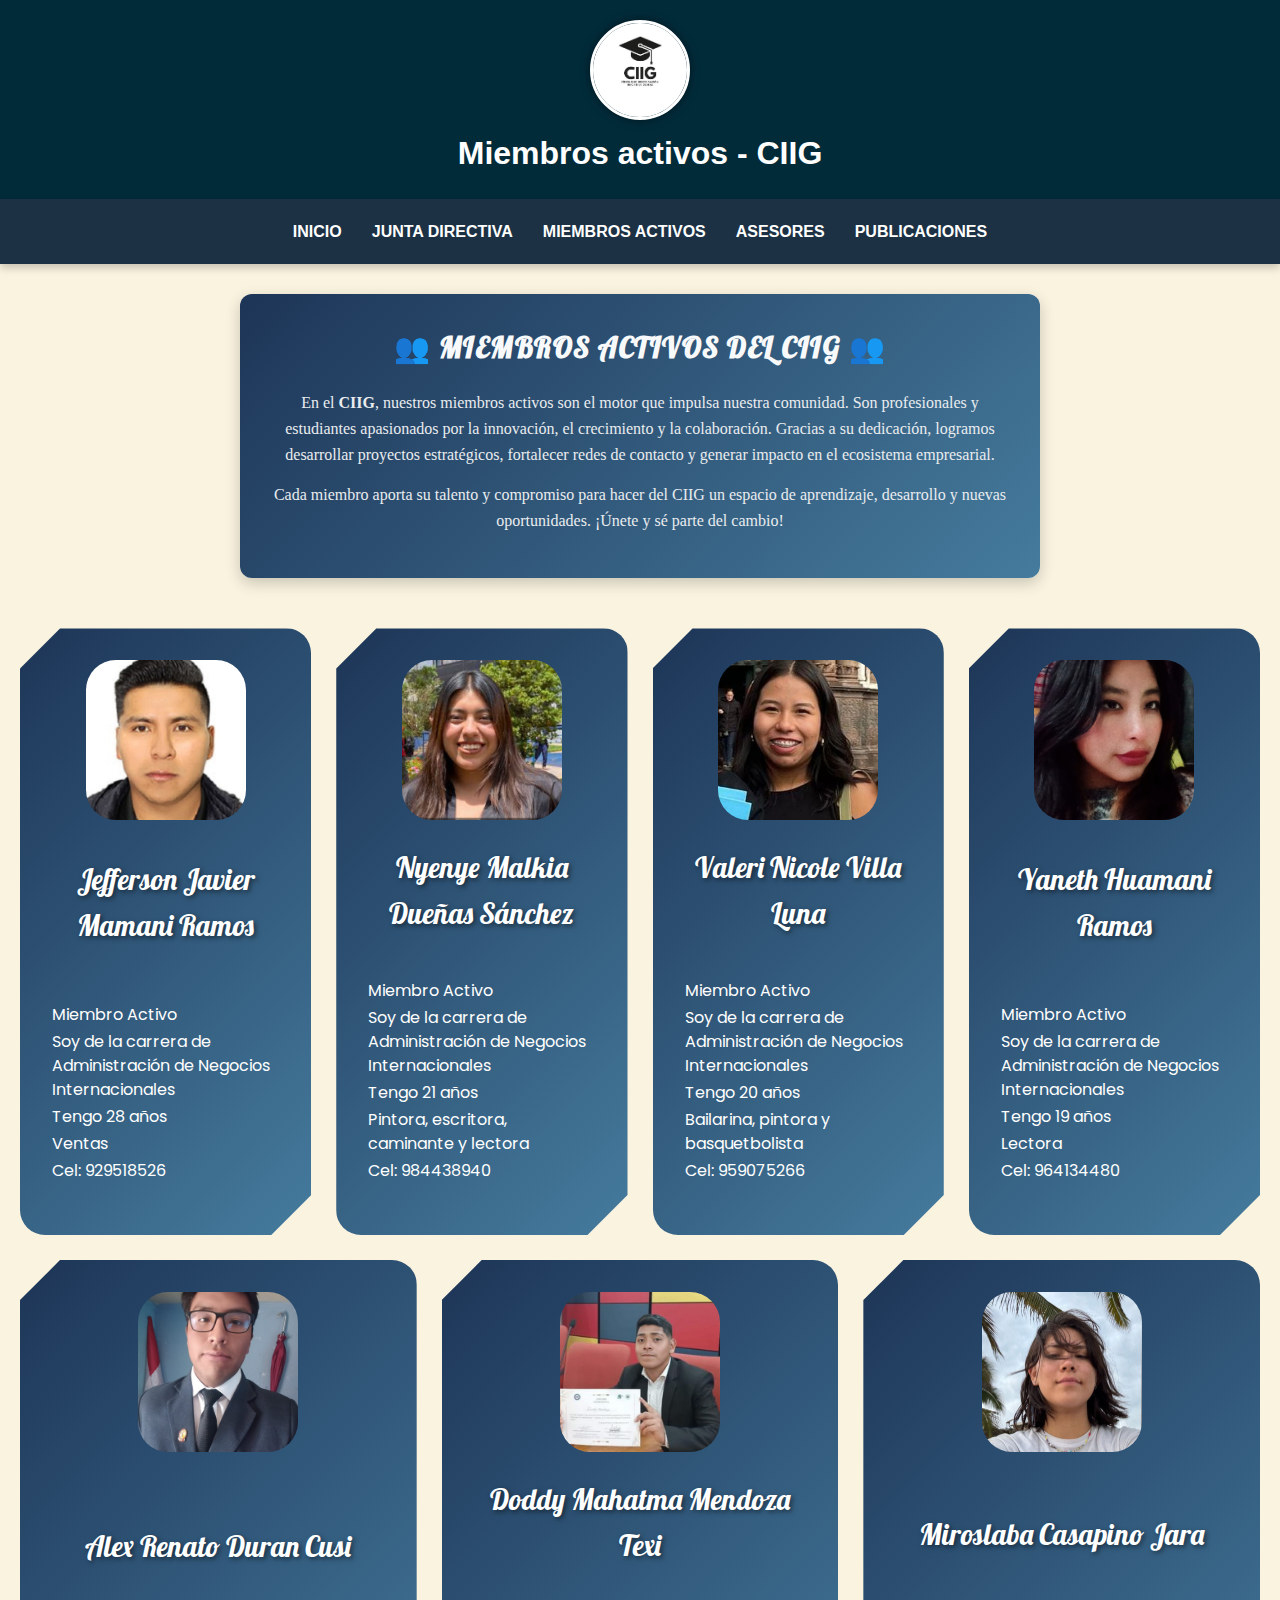
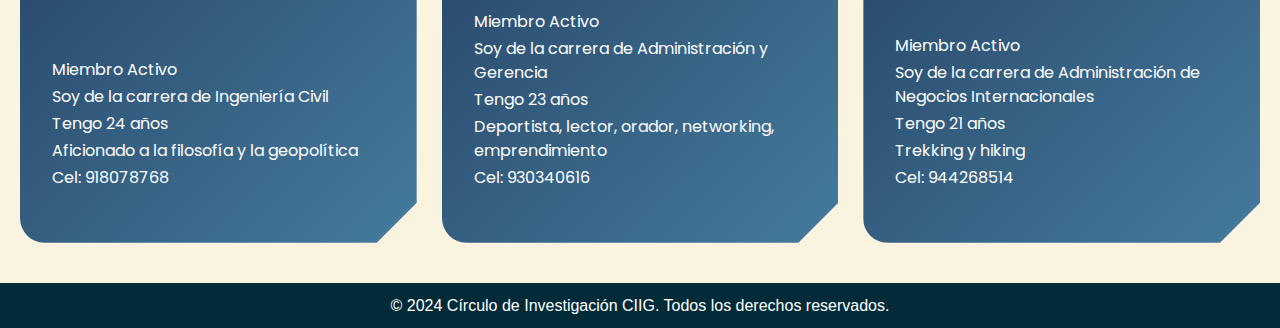
<file: Miembros.html>
<!DOCTYPE html>
<html lang="en">
<head>
    <meta charset="UTF-8">
    <meta name="viewport" content="width=device-width, initial-scale=1.0">
    <title>CIIG - Nuevo Diseño</title>
    <link rel="stylesheet" href="Miembros.css">
</head>
<body>

    <header>
        <img src="Imagenes/LOGO.jpg" alt= "circulo de investigacion global" class="imagen-circular">
        <h1>Miembros activos - CIIG</h1>
    </header>

    <nav>
        <a href="inicio.html">Inicio</a>
        <a href="Junta.html">Junta Directiva</a></a>
        <a href="Miembros.html">Miembros Activos</a>
        <a href="Asesores.html">Asesores</a>
        <a href="Publicaciones.html">Publicaciones</a>
    </nav>

    <section class="extra-info">
        <h2 class="extra-title">👥 MIEMBROS ACTIVOS DEL CIIG 👥</h2>
        <p class="extra-text">
            En el <strong>CIIG</strong>, nuestros miembros activos son el motor que impulsa nuestra comunidad. Son profesionales y estudiantes
            apasionados por la innovación, el crecimiento y la colaboración. Gracias a su dedicación, logramos desarrollar proyectos estratégicos, 
            fortalecer redes de contacto y generar impacto en el ecosistema empresarial.
        </p>

        <p class="extra-text">
            Cada miembro aporta su talento y compromiso para hacer del CIIG un espacio de aprendizaje, desarrollo y nuevas oportunidades. ¡Únete y sé parte del cambio!
        </p>
    </section>

    <div id="content">
        <section id="inicio" class="section active">

            <div class="cards-container">
                <div class="card">
                    <div class="img">
                        <img src="Imagenes/Jefferson.jpg" alt="Jefferson Javier Mamani Ramos" />
                    </div>
                    <span>Jefferson Javier Mamani Ramos</span>
                    <div class="info">
                        <ul>
                            <li>Miembro Activo</li>
                            <li>Soy de la carrera de Administración de Negocios Internacionales</li>
                            <li>Tengo 28 años</li>
                            <li>Ventas</li>
                            <li>Cel: 929518526</li>
                        </ul>
                    </div>
                </div>
                
                <div class="card">
                    <div class="img">
                        <img src="Imagenes/Malkia.png" alt="Nyenye Malkia Dueñas Sánchez" />
                    </div>
                    <span>Nyenye Malkia Dueñas Sánchez</span>
                    <div class="info">
                        <ul>
                            <li>Miembro Activo</li>
                            <li>Soy de la carrera de Administración de Negocios Internacionales</li>
                            <li>Tengo 21 años</li>
                            <li>Pintora, escritora, caminante y lectora</li>
                            <li>Cel: 984438940</li>
                        </ul>
                    </div>
                </div>
                
                <div class="card">
                    <div class="img">
                        <img src="Imagenes/Valery.jpg" alt="Valeri Nicole Villa Luna" />
                    </div>
                    <span>Valeri Nicole Villa Luna</span>
                    <div class="info">
                        <ul>
                            <li>Miembro Activo</li>
                            <li>Soy de la carrera de Administración de Negocios Internacionales</li>
                            <li>Tengo 20 años</li>
                            <li>Bailarina, pintora y basquetbolista</li>
                            <li>Cel: 959075266</li>
                        </ul>
                    </div>
                </div>
                
                <div class="card">
                    <div class="img">
                        <img src="Imagenes/Yaneth.jpg" alt="Yaneth Huamani Ramos" />
                    </div>
                    <span>Yaneth Huamani Ramos</span>
                    <div class="info">
                        <ul>
                            <li>Miembro Activo</li>
                            <li>Soy de la carrera de Administración de Negocios Internacionales</li>
                            <li>Tengo 19 años</li>
                            <li>Lectora</li>
                            <li>Cel: 964134480</li>
                        </ul>
                    </div>
                </div>
                
                <div class="card">
                    <div class="img">
                        <img src="Imagenes/Alex Renato.jpg" alt="Alex Renato Duran Cusi" />
                    </div>
                    <span>Alex Renato Duran Cusi</span>
                    <div class="info">
                        <ul>
                            <li>Miembro Activo</li>
                            <li>Soy de la carrera de Ingeniería Civil</li>
                            <li>Tengo 24 años</li>
                            <li>Aficionado a la filosofía y la geopolítica</li>
                            <li>Cel: 918078768</li>
                        </ul>
                    </div>
                </div>
                
                <div class="card">
                    <div class="img">
                        <img src="Imagenes/Doddy.jpg" alt="Doddy Mahatma Mendoza Texi" />
                    </div>
                    <span>Doddy Mahatma Mendoza Texi</span>
                    <div class="info">
                        <ul>
                            <li>Miembro Activo</li>
                            <li>Soy de la carrera de Administración y Gerencia</li>
                            <li>Tengo 23 años</li>
                            <li>Deportista, lector, orador, networking, emprendimiento</li>
                            <li>Cel: 930340616</li>
                        </ul>
                    </div>
                </div>
                
                <div class="card">
                    <div class="img">
                        <img src="Imagenes/Miros.jpg" alt="Miroslaba Casapino Jara" />
                    </div>
                    <span>Miroslaba Casapino Jara</span>
                    <div class="info">
                        <ul>
                            <li>Miembro Activo</li>
                            <li>Soy de la carrera de Administración de Negocios Internacionales</li>
                            <li>Tengo 21 años</li>
                            <li>Trekking y hiking</li>
                            <li>Cel: 944268514</li>
                        </ul>
                        <div class="share">
                    </div>
                </div>                

        </section>

        <section id="proyectos" class="section">
            <h2>Proyectos</h2>
            <p>Explora los proyectos innovadores que lideramos en CIIG.</p>
        </section>

        <section id="equipo" class="section">
            <h2>Equipo</h2>
            <p>Conoce al equipo dedicado detrás del Círculo de Investigación.</p>
        </section>

        <section id="contacto" class="section">
            <h2>Contacto</h2>
            <p>Ponte en contacto con nosotros para más información.</p>
        </section>
    </div>

    <button id="scrollToTop" style="display: none;">⬆</button>
    
    <footer>
        <p>&copy; 2024 Círculo de Investigación CIIG. Todos los derechos reservados.</p>
    </footer>
    <script src="Miembros.js"></script>
</body>
</html>
</file>
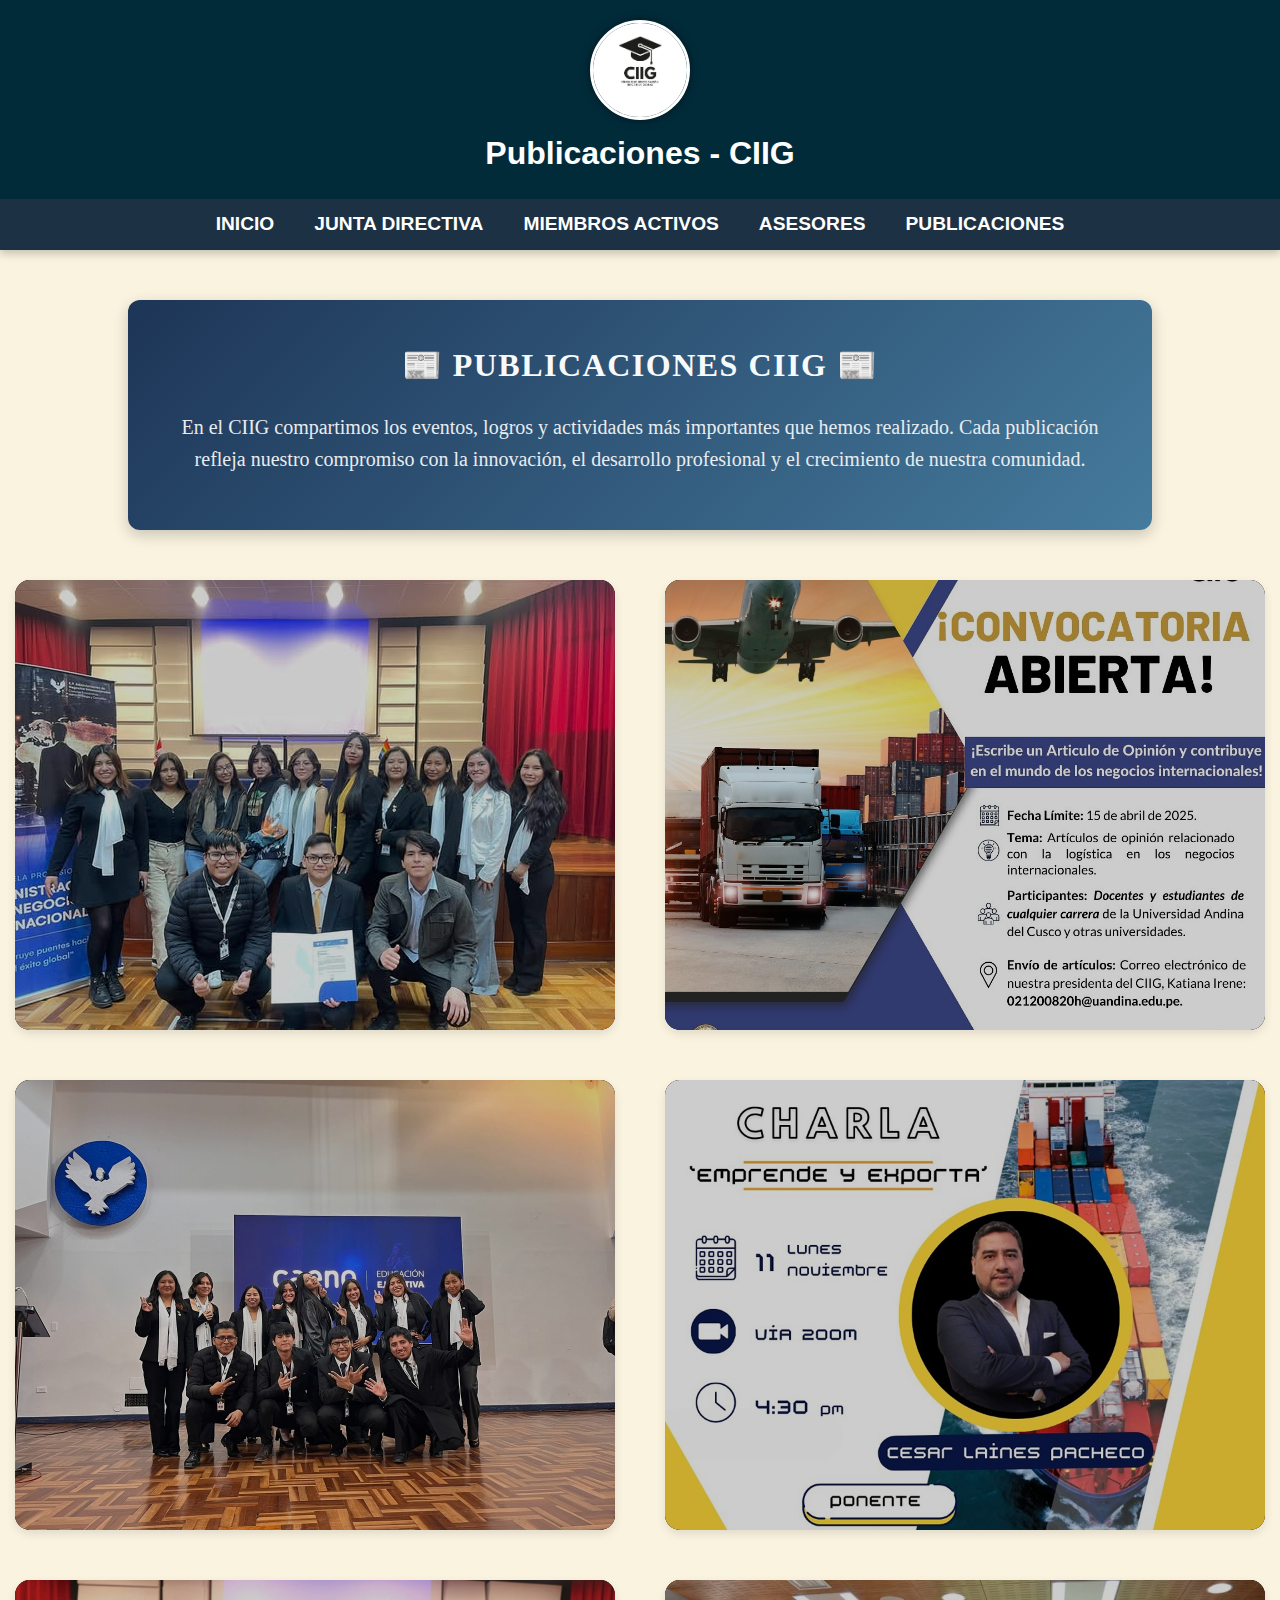
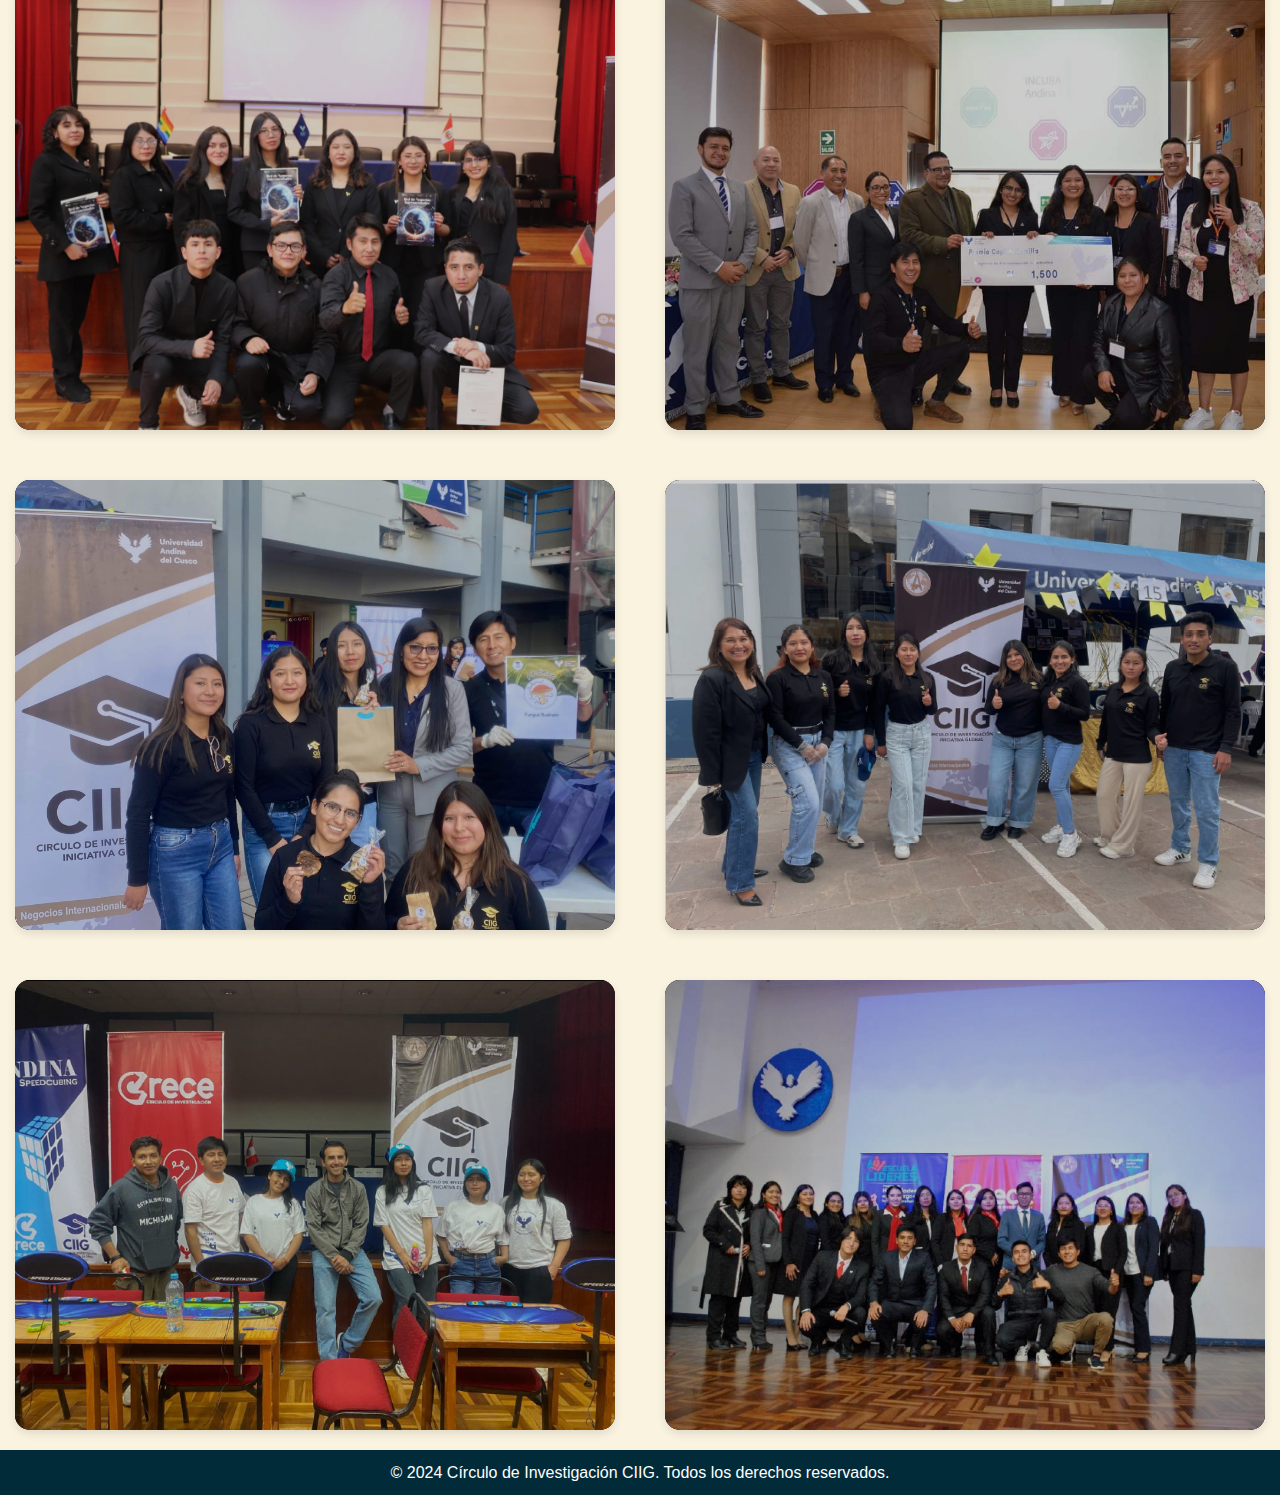
<file: Publicaciones.html>
<!DOCTYPE html>
<html lang="en">
<head>
    <meta charset="UTF-8">
    <meta name="viewport" content="width=device-width, initial-scale=1.0">
    <title>CIIG - Nuevo Diseño</title>
    <link rel="stylesheet" href="Publicaciones.css">

<head>
<body>

    <header>
        <img src="Imagenes/LOGO.jpg" alt= "circulo de investigacion global" class="imagen-circular">
        <h1>Publicaciones - CIIG</h1>
    </header>

    <nav>
        <a href="inicio.html">Inicio</a>
        <a href="Junta.html">Junta Directiva</a></a>
        <a href="Miembros.html">Miembros Activos</a>
        <a href="Asesores.html">Asesores</a>
        <a href="Publicaciones.html">Publicaciones</a>
    </nav>

    <section class="extra-info">
        <h2 class="extra-title">📰 PUBLICACIONES CIIG 📰</h2>
        <p class="extra-text">
            En el  <strong>CIIG</strong> compartimos los eventos, logros y actividades más importantes que hemos realizado. Cada publicación refleja nuestro compromiso con la innovación, el desarrollo profesional y el crecimiento de nuestra comunidad.
    </section>

    <div class="books-container">
        <div class="book">
            <div class="cover">
                <img src="PBIMG/Foto de taller 1.jpg" alt="Red de Negocios" />
            </div>
            <div class="details">
                <h3>Taller de liderazgo</h3>
                <p>Este 31 de marzo realizamos nuestro taller de liderzago en el auditorio FCEAC 
                    con ponentes como Dayron estudiante y al mgt. Andy Roy
                </p>
                <a href="" class="download-link" download>Descargar PDF</a>
            </div>
        </div>

        <div class="book">
            <div class="cover">
                <img src="PBIMG/Convocatoria.jpg" alt="Convocatoria" />
            </div>
            <div class="details">
                <h3>Convocatoria</h3>
                <p>El Círculo de Investigación Iniciativa Global (CIIG) 🎓✨ invita a docentes y estudiantes de cualquier 
                    carrera a escribir un Artículo de Opinión sobre logística en los negocios internacionales. 🏆✨
                </p>
                <a href="" class="download-link" download>Descargar PDF</a>
            </div>
        </div>

        <div class="book">
            <div class="cover">
                <img src="PBIMG/CAENE.jpg" alt="CAENE" />
            </div>
            <div class="details">
                <h3>CAENE</h3>
                <p>El II Foro Regional de Alta Dirección Empresarial Cusco, organizado por el CIIG y la Escuela de Administración de Negocios 
                    Internacionales de la Universidad Andina del Cusco en colaboración con CAENE, tuvo lugar el 20 de noviembre de 2024. 
                    Su objetivo fue fomentar el liderazgo empresarial y la gestión estratégica, reuniendo a destacados expertos como Martín Grisolle 
                    (CEO de Hunt Oil), Matías Pisano (Natura) y Vidal Flores (Grupo EFE).</p>
                <a href="PDF/8. INFORME CIIG - CAENE  (1).pdf" class="download-link" download>Descargar PDF</a>
            </div>
        </div>

        <div class="book">
            <div class="cover">
                <img src="PBIMG/Emprende y Exporta.jpg" alt="Emprende y Exporta" />
            </div>
            <div class="details">
                <h3>Emprende y Exporta</h3>
                <p>La charla virtual "Emprende y Exporta", organizada por el Círculo de Investigación Iniciativa Global (CIIG)
                    de la Universidad Andina del Cusco, se llevó a cabo el 11 de noviembre de 2024, con el objetivo de capacitar 
                    y motivar a estudiantes y profesionales en comercio exterior, destacando los sectores agroindustrial y pesquero.</p>
                <a href="PDF/7. INFORME CIIG - PERÚ EXPORTA TV  (1).pdf" class="download-link" download>Descargar PDF</a>
            </div>
        </div>

        <div class="book">
            <div class="cover">
                <img src="PBIMG/RedNe.jpg" alt="Red de Negocios" />
            </div>
            <div class="details">
                <h3>Red de Negocios</h3>
                <p>El evento "Presentación de la Revista Red de Negocios Internacionales" organizado por el Círculo de Investigación Iniciativa Global
                    de la Universidad Andina del Cusco tuvo como propósito promover la reflexión académica y profesional en negocios internacionales 
                    mediante la difusión de artículos de opinión de docentes y estudiantes. Participaron 70 asistentes, entre estudiantes, docentes y expertos.</p>
                <a href="PDF/6. INFORME CIIG- PRESENTACIÓN DE REVISTA DE NEGOCIOS INTERNACIONALES (1).pdf" class="download-link" download>Descargar PDF</a>
            </div>
        </div>

        <div class="book">
            <div class="cover">
                <img src="PBIMG/Incuba Andina Lab.jpg" alt="Incuba Andina Lab" />
            </div>
            <div class="details">
                <h3>Incuba Andina Lab</h3>
                <p>Emprendimiento sostenible desarrollado por el Círculo de Investigación Iniciativa Global (CIIG), 
                    que articula comunidades altoandinas para producir alimentos saludables basados en hongos de pino (Suillus luteus).
                    Este proyecto, premiado en el evento Incuba Andina Lab con el segundo lugar, busca generar impacto social y ambiental,
                    fomentar el desarrollo local y promover el consumo consciente.
                    🌱 Foco: Nutrición, sostenibilidad y empleo rural.
                    🏆 Reconocimiento: Innovación y compromiso con la comunidad.</p>
                <a href="PDF/5.Informe CIIG INCUBA ANDINA LAB N°007 – 2024-I – CIIG - FCEAC UAC (7).pdf" class="download-link" download>Descargar PDF</a>
            </div>
        </div>

        <div class="book">
            <div class="cover">
                <img src="PBIMG/Feria de Emprendimientos.jpg" alt="Feria de Emprendimientos" />
            </div>
            <div class="details">
                <h3>Feria de Emprendimientos</h3>
                <p>El Círculo de Investigación Iniciativa Global (CIIG) destacó en la Feria de Emprendimientos 2024 organizada por la Universidad
                    Andina del Cusco, presentando sus innovadoras galletas y crispys de hongos de pino (Suillus luteus). El evento fomentó habilidades
                    emprendedoras, creatividad y sostenibilidad, dejando un impacto positivo en la comunidad estudiantil.</p>
                <a href="PDF/4. Informe N°005 – 2024-I – CIIG - FCEAC UAC (7).pdf" class="download-link" download>Descargar PDF</a>
            </div>
        </div>

        <div class="book">
            <div class="cover">
                <img src="PBIMG/Feria EmprendeFest.png" alt="Feria EmprendeFest" />
            </div>
            <div class="details">
                <h3>Feria EmprendeFest</h3>
                <p>El Feria EmprendeFest: Creciendo Juntos tuvo lugar el 9 de abril de 2024, destacando la participación del 
                    Círculo de Investigación Iniciativa Global (CIIG) con productos innovadores como galletas y crispys de hongos de pino.
                    El evento fomentó la creatividad y el emprendimiento pese a desafíos logísticos, obteniendo retroalimentación valiosa para futuras mejoras.
                    Se propone fortalecer alianzas y ampliar la presencia en próximos eventos.</p>
                <a href="PDF/3. INFORME CIIG- PARTICIPACIÓN EN FERIA ANI.pdf" class="download-link" download>Descargar PDF</a>
            </div>
        </div>

        <div class="book">
            <div class="cover">
                <img src="PBIMG/Rubik.png" alt="Cubo Rubik" />
            </div>
            <div class="details">
                <h3>Torneo de Cubos Rubik</h3>
                <p>El Torneo de Cubos Rubik se llevó a cabo los días 15 y 16 de marzo de 2024 en la Universidad Andina del Cusco, 
                    organizado por los círculos de investigación CIIG y CRECE. Participaron 37 competidores, incluyendo niños y tres extranjeros.
                    El evento promovió habilidades como el pensamiento lógico y la creatividad. Entre las dificultades destacaron la logística y planificación, 
                    que se planea mejorar en futuras ediciones. Como resultado, se planean nuevas iniciativas, incluyendo un club dedicado al cubo Rubik.</p>
                <a href="PDF/2. INFORME CIIG- TORNEO DE CUBOS RUBIK (2).pdf" class="download-link" download>Descargar PDF</a>
            </div>
        </div>

        <div class="book">
            <div class="cover">
                <img src="PBIMG/Primer informe.png" alt="Escuela de Líderes" />
            </div>
            <div class="details">
                <h3>Escuela de Líderes</h3>
                <p>El evento "Escuela de Líderes", organizado por la Universidad Andina del Cusco el 1 de marzo de 2024, 
                    buscó inspirar habilidades de liderazgo en estudiantes. Contó con más de 200 asistentes y ponentes destacados 
                    como Kevin Chumbes. Se resaltó el impacto positivo en los participantes y la colaboración entre diversos círculos académicos. 
                    Para futuras ediciones, se recomienda diversificar la audiencia y mejorar la dinámica de las sesiones virtuales.</p>
                <a href="PDF/1. INFORME CIIG - ESCUELA DE LIDERES.pdf" class="download-link" download>Descargar PDF</a>
            </div>
        </div>
    </div>
    

    <footer>
        <p>&copy; 2024 Círculo de Investigación CIIG. Todos los derechos reservados.</p>
    </footer>
</body>
</html>
</file>
<file: Asesores.css>
/* Estilos básicos */
@import url('https://fonts.googleapis.com/css2?family=Roboto:wght@400;500;700&display=swap');

html, body {
  overflow-x: hidden;
  margin: 0;
  padding: 0;
  width: 100%;
}

* {
  margin: 0;
  padding: 0;
  box-sizing: border-box;
}

body {
  font-family: Arial, sans-serif;
  line-height: 1.6;
  background-color: #FAF3E0; /* Fondo claro para resaltar secciones oscuras */
  color: #000; /* Texto principal en negro */
  min-width: 1024px;
  width: 100%; /* Garantiza que el body no se expanda más allá de la pantalla */
  overflow-x: hidden; /* Añadir para asegurar que no haya desbordamiento horizontal */
}

header {
    background-color: #022B3A;
    color: #fff;
    padding: 20px;
    text-align: center;
}

nav {
    position: sticky; /* Cambiado para que se quede fijo al hacer scroll */
    top: 0; /* Fija la barra en la parte superior */
    width: 100%; /* Ocupará todo el ancho de la página */
    background: #1C3144; /* Gris oscuro complementario */
    display: flex;
    justify-content: center; /* Centra los enlaces */
    align-items: center; /* Asegura que los elementos estén verticalmente alineados */
    padding: 10px 0; /* Relleno superior e inferior */
    box-shadow: 0 4px 8px rgba(0, 0, 0, 0.2); /* Sombra sutil para crear profundidad */
    z-index: 10; /* Asegura que la barra de navegación esté por encima de otros contenidos */
  }
  
  nav a {
    color: white;
    text-decoration: none; /* Elimina subrayado */
    font-size: 1.2em; /* Tamaño de fuente adecuado */
    margin: 0 20px; /* Espaciado entre enlaces */
    text-transform: uppercase; /* Hace los enlaces en mayúsculas */
    transition: all 0.3s ease; /* Animación suave para los cambios */
  }
  
  nav a:hover {
    color: #6c6c6c; /* Cambio de color al pasar el mouse por encima */
    transform: scale(1.1); /* Efecto de aumento para darle un toque interactivo */
  }

#content {
    padding-top: 80px; /* Espacio para menú fijo */
    padding-bottom: 60px; /* Espacio para pie de página fijo */
}

.section {
    display: none;
}

.section.active {
    display: block;
    animation: fadeIn 0.5s ease; /* Añadido efecto fade-in */
}

@keyframes fadeIn {
    from {
        opacity: 0;
    }
    to {
        opacity: 1;
    }
}

footer {
    background: #022B3A; /* Fondo negro */
    color: #fff;
    text-align: center;
    padding: 10px 0;
    margin-top: 20px;
}

#inicio {
    text-align: center;
    padding: 40px 20px; /* Reducir padding superior para moverlo hacia arriba */
    margin-top: -100px; /* Desplazar más arriba */
    color: #060528;
  }
  
.rectangle {
    display: flex;
    justify-content: center;
    align-items: center;
    gap: 30px;
    background-color: #1A2B3C; /* Fondo más oscuro */
    padding: 40px;
    border-radius: 20px;
    background: linear-gradient(135deg, #1D3557, #457B9D);
    max-width: 1100px;
    margin: 0 auto;
    position: relative;
    overflow: hidden;
    transition: transform 0.3s ease, box-shadow 0.3s ease;
    border: 1px solid #555; /* Bordes sutiles */
  }
  
  .rectangle:hover {
    transform: translateY(-5px); /* Efecto de elevación */
    box-shadow: 0 12px 50px rgba(0, 0, 0, 0.7); /* Efecto de sombra más fuerte */
  }
  
  .rectangle:before {
    content: '';
    position: absolute;
    top: -15px;
    left: -15px;
    width: calc(100% + 30px); /* Ampliamos el área para cubrir los cortes */
    height: calc(100% + 30px); /* Ampliamos el área para cubrir los cortes */
    background: rgba(255, 255, 255, 0.05); /* Fondo tenue */
    border-radius: 20px;
    z-index: -1;
  }
  
  .rectangle:after {
    content: '';
    position: absolute;
    bottom: 0;
    right: 0;
    width: 100%;
    height: 100%;
    background: rgba(0, 0, 0, 0.3); /* Sombra extra en la parte inferior */
    border-radius: 20px;
    z-index: -2;
  }
  
  .rectangle-image img {
    width: 350px;
    height: 350px;
    object-fit: cover;
    border-radius: 20px;
    border: 5px solid #1C3144; /* Bordes sutiles alrededor de la imagen */
    box-shadow: 0 4px 12px rgba(0, 0, 0, 0.3);
    transition: transform 0.3s ease;
  }
  
  .rectangle-image img:hover {
    transform: scale(1.05); /* Efecto de zoom suave */
  }
  
  .rectangle-text {
    text-align: left;
    max-width: 500px;
  }
  
  .rectangle-text h2 {
    font-size: 2.5rem;
    color: #FFFFFF;
    margin-bottom: 20px;
    position: relative;
  }
  
  .rectangle-text h2:after {
    content: '';
    position: absolute;
    bottom: -10px;
    left: 0;
    width: 60px;
    height: 4px;
    background-color: #FFFFFF; /* Línea decorativa */
  }
  
  .rectangle-text ul {
    list-style: none;
    font-size: 1.2rem;
    color: #FFFFFF;
  }
  
  .rectangle-text li {
    margin-bottom: 15px;
  }
  
  .rectangle-text a {
    color: #bbb;
    text-decoration: none;
    transition: color 0.3s ease;
  }
  
  .rectangle-text a:hover {
    color: #fff; /* Color claro al pasar el ratón */
  }

/* Boton*/
#scrollToTop {
    position: fixed;
    bottom: 20px;
    right: 20px;
    background-color: #333;
    color: #fff;
    border: none;
    padding: 10px 15px;
    border-radius: 50%;
    font-size: 18px;
    cursor: pointer;
    box-shadow: 0 4px 6px rgba(0, 0, 0, 0.3);
    transition: background-color 0.3s ease;
}

#scrollToTop:hover {
    background-color: #555;
}

#scrollToTop {
    display: block !important; /* Asegura que el botón se muestre */
}

/* Sección contenedora en forma de rectángulo */
.extra-info {
  width: 80%;
  margin: 50px auto;
  padding: 40px;
  background: linear-gradient(135deg, #1d3557, #457b9d);
  border-radius: 12px;
  box-shadow: 0px 5px 15px rgba(0, 0, 0, 0.2);
  text-align: center;
  transition: transform 0.3s ease, box-shadow 0.3s ease;
  font-family: 'Poppins', sans-serif; /* Fuente general */
}
  
/* Efecto al pasar el cursor */
.extra-info:hover {
  transform: translateY(-5px);
  box-shadow: 0px 10px 20px rgba(0, 0, 0, 0.3);
}
  
/* Título principal llamativo */
.extra-title {
  font-size: 32px;
  font-weight: 700;
  color: #f8f9fa;
  margin-bottom: 20px;
  text-transform: uppercase;
  letter-spacing: 1.5px;
  font-family: 'Lobster', cursive; /* Fuente elegante para el título */
}
  
/* Párrafos de información */
.extra-text {
  font-size: 20px;
  color: #e9ecef;
  margin-bottom: 15px;
  line-height: 1.6;
  font-family: 'Merriweather', serif; /* Nueva fuente para el texto */
  font-weight: 300;
}
  
@import url('https://fonts.googleapis.com/css2?family=Poppins:wght@400;700&family=Lobster&display=swap');

.imagen-circular {
  width: 100px;  /* Ajusta el tamaño según sea necesario */
  height: 100px;
  border-radius: 50%; /* Hace que la imagen sea circular */
  object-fit: cover;  /* Ajusta la imagen sin deformarla */
  border: 3px solid #fff; /* Borde opcional */
  box-shadow: 0 0 10px rgba(0, 0, 0, 0.5); /* Sombra opcional */
}
</file>
<file: junta.css>
html, body {
  overflow-x: hidden;
  margin: 0;
  padding: 0;
  width: 100%;
}

* {
  margin: 0;
  padding: 0;
  box-sizing: border-box;
}

body {
  font-family: Arial, sans-serif;
  line-height: 1.6;
  background-color: #FAF3E0; /* Fondo claro para resaltar secciones oscuras */
  color: #000; /* Texto principal en negro */
  min-width: 1024px;
  width: 100%; /* Garantiza que el body no se expanda más allá de la pantalla */
  overflow-x: hidden; /* Añadir para asegurar que no haya desbordamiento horizontal */
}

header {
    background-color: #022B3A;
    color: #fff;
    padding: 20px;
    text-align: center;
}

.extra-space {
    height: 100px; /* Ajusta la altura según sea necesario */
}

nav {
  position: sticky; /* Cambiado para que se quede fijo al hacer scroll */
  top: 0; /* Fija la barra en la parte superior */
  width: 100%; /* Ocupará todo el ancho de la página */
  background: #1C3144; /* Gris oscuro complementario */
  display: flex;
  justify-content: center; /* Centra los enlaces */
  align-items: center; /* Asegura que los elementos estén verticalmente alineados */
  padding: 10px 0; /* Relleno superior e inferior */
  box-shadow: 0 4px 8px rgba(0, 0, 0, 0.2); /* Sombra sutil para crear profundidad */
  z-index: 10; /* Asegura que la barra de navegación esté por encima de otros contenidos */
}

nav a {
  color: white;
  text-decoration: none; /* Elimina subrayado */
  font-size: 1.2em; /* Tamaño de fuente adecuado */
  margin: 0 20px; /* Espaciado entre enlaces */
  text-transform: uppercase; /* Hace los enlaces en mayúsculas */
  font-weight: bold; /* Hace el texto en negrita */
  transition: all 0.3s ease; /* Animación suave para los cambios */
}

nav a:hover {
  color: #6c6c6c; /* Cambio de color al pasar el mouse por encima */
  transform: scale(1.1); /* Efecto de aumento para darle un toque interactivo */
}

#content {
    padding: 20px;
    display: flex;
    justify-content: center; /* Centra los bloques horizontalmente */
    align-items: flex-start; /* Alinea los bloques al principio de la sección */
    flex-direction: column; /* Asegura que los bloques estén apilados verticalmente */
    min-height: calc(100vh - 180px); /* Usar min-height para asegurar que el contenido siempre tenga espacio */
}

.section {
    display: none;
}

.section.active {
    display: block;
}

footer {
    background: #022B3A; /* Fondo negro */
    color: #fff;
    text-align: center;
    padding: 10px 0;
    margin-top: 20px;
}

.card li {
  margin: 3px 0;
  font-size: 20px;
  color: #FFFFFF;
  text-align: left;
}

.card ul {
  margin-top: 10px; /* Ajusta este valor según la separación que desees */
}

/* Boton*/
#scrollToTop {
    position: fixed;
    bottom: 20px;
    right: 20px;
    background-color: #333;
    color: #fff;
    border: none;
    padding: 10px 15px;
    border-radius: 50%;
    font-size: 18px;
    cursor: pointer;
    box-shadow: 0 4px 6px rgba(0, 0, 0, 0.3);
    transition: background-color 0.3s ease;
}

#scrollToTop:hover {
    background-color: #555;
}

.cards-container {
  display: flex;
  justify-content: space-between;
  flex-wrap: wrap;
  gap: 25px; /* Aumentar separación entre tarjetas */
}

.card {
  width: 25em; /* Tarjeta más ancha */
  height: 35em; /* Tarjeta más alta */
  background: linear-gradient(135deg, #1D3557, #457B9D);
  transition: 1s ease-in-out;
  clip-path: polygon(40px 0%, 100% 0, 100% calc(100% - 40px), calc(100% - 40px) 100%, 0 100%, 0% 40px);
  border-top-right-radius: 25px;
  border-bottom-left-radius: 25px;
  display: flex;
  flex-direction: column;
  padding: 2em; /* Más espacio interno */
  margin-bottom: 2.5em;
  overflow: hidden; /* Evitar desbordamientos */
  justify-content: space-between;
  font-family: 'Poppins', sans-serif; /* Fuente principal */
}

.card span {
  font-weight: bold;
  color: white;
  text-align: center;
  display: block;
  font-size: 2em; /* Más grande */
  flex-shrink: 0;
  margin-bottom: 0.5em;
  font-family: 'Lobster', cursive; /* Fuente decorativa para los títulos */
  font-weight: 700;
  text-shadow: 2px 2px 5px rgba(0, 0, 0, 0.5); /* Sombra para resaltar */
}

.card .info {
  font-weight: 400;
  color: white;
  text-align: center;
  margin: -1em 0; /* Reducir margen */
  white-space: normal; /* Permitir salto de línea */
  overflow: visible; /* Asegurar que el contenido sea visible */
  text-overflow: unset; /* No cortar el texto */
  display: flex;
  flex-direction: column;
  align-items: center;
  justify-content: center;
  font-size: 1.5em; /* Agrandar */
  font-weight: 500; /* Más grueso */
  line-height: 1.4; /* Mejor separación */
}

.card .img {
  width: 10em; /* Imagen más grande */
  height: 10em;
  margin: 0 auto 1.5em; /* Centrar y ajustar espacio inferior */
  border-radius: 30px; /* Borde redondeado más pronunciado */
  overflow: hidden;
  flex-shrink: 0;
}

.card .img img {
  width: 100%;
  height: 100%;
  object-fit: cover; /* Ajuste perfecto para imágenes */
}

.card .share {
  margin-top: 1em;
  display: flex;
  justify-content: center;
  gap: 1.5em; /* Espaciado mayor entre íconos */
  flex-shrink: 0;
}

.card .info:hover {
  white-space: normal; /* Permite que el texto haga salto de línea */
  overflow: visible; /* Muestra todo el contenido */
  text-overflow: unset; /* Quita los puntos suspensivos */
}

.card a {
  color: white;
  transition: .4s ease-in-out;
  font-size: 1.1em; /* Aumentar tamaño de los enlaces */
}

.card .img img:hover {
  filter: brightness(1.2); /* Incrementa el brillo */
  transform: scale(1.1); /* Amplía ligeramente la imagen */
  transition: 0.4s ease; /* Transición suave */
}

.card .share a:hover {
  transform: rotate(10deg); /* Rota ligeramente el ícono */
  transition: 0.3s ease;
}

.card:hover {
  box-shadow: 0 10px 25px rgba(255, 0, 0, 0.3); /* Sombra con un tono rojo */
  transform: scale(1.05); /* Ligeramente más grande */
  transition: 0.4s ease; /* Suavidad en la transición */
}

.card:hover {
  box-shadow: 0 10px 25px rgba(255, 0, 0, 0.3); /* Sombra roja */
  transform: scale(1.05); /* Efecto de agrandamiento */
  transition: 0.4s ease;
}

.card a:hover {
  color: red;
  text-shadow: 0 0 10px red; /* Brillo del enlace */
  transform: translateY(-2px); /* Mueve ligeramente hacia arriba */
  transition: 0.3s ease;
}


  .gmail-link {
    text-decoration: none;
    display: flex;
    align-items: center;
    gap: 0.5em; /* Espacio entre el logo y el texto */
    color: white;
    font-size: 1.5em;
}

.gmail-link:hover {
    color: red; /* Cambia el color del texto al pasar el cursor */
}

.gmail-logo {
    width: 3em; /* Tamaño del logo */
    height: auto;
    transition: filter 0.3s ease, transform 0.3s ease;
}

.gmail-link:hover .gmail-logo {
    filter: drop-shadow(0 0 10px red); /* Efecto de brillo rojo */
    transform: scale(1.1); /* Aumenta ligeramente el tamaño */
}

/* Sección contenedora en forma de rectángulo */
.extra-info {
  width: 80%;
  margin: 50px auto;
  padding: 40px;
  background: linear-gradient(135deg, #1d3557, #457b9d);
  border-radius: 12px;
  box-shadow: 0px 5px 15px rgba(0, 0, 0, 0.2);
  text-align: center;
  transition: transform 0.3s ease, box-shadow 0.3s ease;
  font-family: 'Poppins', sans-serif; /* Fuente general */
}

/* Efecto al pasar el cursor */
.extra-info:hover {
  transform: translateY(-5px);
  box-shadow: 0px 10px 20px rgba(0, 0, 0, 0.3);
}

/* Título principal llamativo */
.extra-title {
  font-size: 32px;
  font-weight: 700;
  color: #f8f9fa;
  margin-bottom: 20px;
  text-transform: uppercase;
  letter-spacing: 1.5px;
  font-family: 'Lobster', cursive; /* Fuente elegante para el título */
}

/* Párrafos de información */
.extra-text {
  font-size: 20px;
  color: #e9ecef;
  margin-bottom: 15px;
  line-height: 1.6;
  font-family: 'Merriweather', serif; /* Nueva fuente para el texto */
  font-weight: 300;
}

@import url('https://fonts.googleapis.com/css2?family=Poppins:wght@400;700&family=Lobster&display=swap');

.card {
  font-family: 'Poppins', sans-serif; /* Fuente principal */
}

.imagen-circular {
  width: 100px;  /* Ajusta el tamaño según sea necesario */
  height: 100px;
  border-radius: 50%; /* Hace que la imagen sea circular */
  object-fit: cover;  /* Ajusta la imagen sin deformarla */
  border: 3px solid #fff; /* Borde opcional */
  box-shadow: 0 0 10px rgba(0, 0, 0, 0.5); /* Sombra opcional */
}
</file>
<file: Miembros.css>
@import url('https://fonts.googleapis.com/css2?family=Poppins:wght@400;700&family=Lobster&display=swap');

* {
  margin: 0;
  padding: 0;
  box-sizing: border-box;
}

html, body {
  width: 100%;
  overflow-x: hidden;
  font-family: Arial, sans-serif;
  line-height: 1.6;
  background-color: #FAF3E0;
  color: #000;
}

header {
  background-color: #022B3A;
  color: #fff;
  padding: 20px;
  text-align: center;
}

.extra-space {
  height: 100px;
}

nav {
  position: sticky;
  top: 0;
  width: 100%;
  background: #1C3144;
  display: flex;
  flex-direction: row;
  flex-wrap: wrap;
  justify-content: center;
  align-items: center;
  padding: 10px 0;
  box-shadow: 0 4px 8px rgba(0, 0, 0, 0.2);
  z-index: 10;
}

nav a {
  color: white;
  text-decoration: none;
  font-size: 1rem;
  margin: 10px 15px;
  text-transform: uppercase;
  font-weight: bold;
  transition: all 0.3s ease;
}

nav a:hover {
  color: #6c6c6c;
  transform: scale(1.1);
}

#content {
  padding: 20px;
  display: flex;
  flex-direction: column;
  align-items: center;
  gap: 30px;
}

.section {
  display: none;
}

.section.active {
  display: block;
}

footer {
  background: #022B3A;
  color: #fff;
  text-align: center;
  padding: 10px 0;
  margin-top: 20px;
}

/* Botón scroll */
#scrollToTop {
  position: fixed;
  bottom: 20px;
  right: 20px;
  background-color: #333;
  color: #fff;
  border: none;
  padding: 10px 15px;
  border-radius: 50%;
  font-size: 18px;
  cursor: pointer;
  box-shadow: 0 4px 6px rgba(0, 0, 0, 0.3);
  transition: background-color 0.3s ease;
}

#scrollToTop:hover {
  background-color: #555;
}

/* Tarjetas */
.cards-container {
  display: flex;
  justify-content: center;
  flex-wrap: wrap;
  gap: 25px;
}

.card {
  flex: 1 1 280px;
  max-width: 400px;
  background: linear-gradient(135deg, #1D3557, #457B9D);
  padding: 2em;
  border-top-right-radius: 25px;
  border-bottom-left-radius: 25px;
  display: flex;
  flex-direction: column;
  justify-content: space-between;
  font-family: 'Poppins', sans-serif;
  clip-path: polygon(40px 0%, 100% 0, 100% calc(100% - 40px), calc(100% - 40px) 100%, 0 100%, 0% 40px);
  transition: transform 0.4s ease, box-shadow 0.4s ease;
}

.card:hover {
  transform: scale(1.05);
  box-shadow: 0 10px 25px rgba(255, 0, 0, 0.3);
}

.card .img {
  width: 10em;
  height: 10em;
  margin: 0 auto 1.5em;
  border-radius: 30px;
  overflow: hidden;
  flex-shrink: 0;
}

.card .img img {
  width: 100%;
  height: 100%;
  object-fit: cover;
  transition: transform 0.4s ease, filter 0.4s ease;
}

.card .img img:hover {
  filter: brightness(1.2);
  transform: scale(1.1);
}

.card span {
  font-size: 1.8em;
  color: white;
  font-family: 'Lobster', cursive;
  text-align: center;
  margin-bottom: 0.5em;
  text-shadow: 2px 2px 5px rgba(0, 0, 0, 0.5);
}

.card .info {
  color: white;
  text-align: center;
  font-size: 1.1em;
  line-height: 1.5;
  margin: 1em 0;
}

.card .share {
  display: flex;
  justify-content: center;
  gap: 1.5em;
}

.card a {
  color: white;
  font-size: 1.1em;
  transition: color 0.4s ease, text-shadow 0.3s ease, transform 0.3s ease;
}

.card a:hover {
  color: red;
  text-shadow: 0 0 10px red;
  transform: translateY(-2px);
}

.card .share a:hover {
  transform: rotate(10deg);
}

/* Lista en la tarjeta */
.card ul {
  margin-top: 10px;
  list-style: none;
  padding: 0;
}

.card li {
  margin: 3px 0;
  font-size: 1rem;
  color: #FFFFFF;
  text-align: left;
}

/* Bloque informativo */
.extra-info {
  width: 90%;
  max-width: 800px;
  margin: 30px auto;
  padding: 30px;
  background: linear-gradient(135deg, #1d3557, #457b9d);
  border-radius: 12px;
  box-shadow: 0px 5px 15px rgba(0, 0, 0, 0.2);
  text-align: center;
  transition: transform 0.3s ease, box-shadow 0.3s ease;
  font-family: 'Poppins', sans-serif;
}

.extra-info:hover {
  transform: translateY(-5px);
  box-shadow: 0px 10px 20px rgba(0, 0, 0, 0.3);
}

.extra-title {
  font-size: 1.8rem;
  font-weight: 700;
  color: #f8f9fa;
  margin-bottom: 20px;
  text-transform: uppercase;
  letter-spacing: 1.5px;
  font-family: 'Lobster', cursive;
}

.extra-text {
  font-size: 1rem;
  color: #e9ecef;
  margin-bottom: 15px;
  line-height: 1.6;
  font-family: 'Merriweather', serif;
}

/* Gmail */
.gmail-link {
  text-decoration: none;
  display: flex;
  align-items: center;
  gap: 0.5em;
  color: white;
  font-size: 1.2em;
  justify-content: center;
}

.gmail-link:hover {
  color: red;
}

.gmail-logo {
  width: 2em;
  height: auto;
  transition: filter 0.3s ease, transform 0.3s ease;
}

.gmail-link:hover .gmail-logo {
  filter: drop-shadow(0 0 10px red);
  transform: scale(1.1);
}

/* Imagen circular */
.imagen-circular {
  width: 100px;
  height: 100px;
  border-radius: 50%;
  object-fit: cover;
  border: 3px solid #fff;
  box-shadow: 0 0 10px rgba(0, 0, 0, 0.5);
}
</file>
<file: Publicaciones.css>
html, body {
    overflow-x: hidden;
    margin: 0;
    padding: 0;
    width: 100%;
  }
  
  * {
    margin: 0;
    padding: 0;
    box-sizing: border-box;
  }
  
  body {
    font-family: Arial, sans-serif;
    line-height: 1.6;
    background-color: #FAF3E0; /* Fondo claro para resaltar secciones oscuras */
    color: #000; /* Texto principal en negro */
    min-width: 1024px;
    width: 100%; /* Garantiza que el body no se expanda más allá de la pantalla */
    overflow-x: hidden; /* Añadir para asegurar que no haya desbordamiento horizontal */
  }

header {
    background-color: #022B3A;
    color: #fff;
    padding: 20px;
    text-align: center;
}

nav {
    position: sticky; /* Cambiado para que se quede fijo al hacer scroll */
    top: 0; /* Fija la barra en la parte superior */
    width: 100%; /* Ocupará todo el ancho de la página */
    background: #1C3144; /* Gris oscuro complementario */
    display: flex;
    justify-content: center; /* Centra los enlaces */
    align-items: center; /* Asegura que los elementos estén verticalmente alineados */
    padding: 10px 0; /* Relleno superior e inferior */
    box-shadow: 0 4px 8px rgba(0, 0, 0, 0.2); /* Sombra sutil para crear profundidad */
    z-index: 10; /* Asegura que la barra de navegación esté por encima de otros contenidos */
}
  
nav a {
    color: white;
    text-decoration: none; /* Elimina subrayado */
    font-size: 1.2em; /* Tamaño de fuente adecuado */
    margin: 0 20px; /* Espaciado entre enlaces */
    text-transform: uppercase; /* Hace los enlaces en mayúsculas */
    font-weight: bold; /* Hace el texto en negrita */
    transition: all 0.3s ease; /* Animación suave para los cambios */
}
  
nav a:hover {
    color: #6c6c6c; /* Cambio de color al pasar el mouse por encima */
    transform: scale(1.1); /* Efecto de aumento para darle un toque interactivo */
}

#content {
    padding: 20px;
}

.section {
    display: none;
}

.section.active {
    display: block;
}

footer {
    background: #022B3A; /* Fondo negro */
    color: #fff;
    text-align: center;
    padding: 10px 0;
    margin-top: 20px;
}

.container {
    position: relative;
    width: 100%;
    height: 100%;
    display: flex;
    flex-direction: column;
    justify-content: center;
    align-items: center;
}

.books-container {
    display: grid;
    grid-template-columns: 1fr 1fr; /* Dos columnas */
    gap: 50px; /* Espacio amplio entre los cuadros */
    justify-content: center;
    align-items: center;
    margin: 0 auto;
    width: 90%; /* Más espacio para un diseño adaptable */
    max-width: 1400px; /* Asegura que no desborde pantallas grandes */
}

.book {
    position: relative;
    border-radius: 15px;
    width: 600px;
    height: 450px;
    background-color: #121212;
    box-shadow: 0px 4px 10px rgba(0,0,0,0.1);
    overflow: hidden;
    display: flex;
    align-items: center;
    justify-content: center;
    transition: transform 0.3s ease, box-shadow 0.3s ease;
}

.book:hover {
    transform: translateY(-10px);
    box-shadow: 0 10px 25px rgba(0, 0, 0, 0.9);
}

.cover {
    position: absolute;
    top: 0;
    left: 0;
    width: 100%;
    height: 100%;
    background-color: #1a1a1a;
    display: flex;
    align-items: center;
    justify-content: center;
    border-radius: 15px;
    transition: opacity 0.5s ease, transform 0.5s ease;
    z-index: 2;
    opacity: 1;
}

.cover img {
    width: 100%;
    height: 100%;
    object-fit: cover;
    filter: brightness(0.8);
    transition: filter 0.3s ease;
}

.book:hover .cover {
    opacity: 0;
    transform: translateY(-20px);
}

.details {
    position: absolute;
    top: 50%;
    left: 50%;
    transform: translate(-50%, -50%);
    width: 90%;
    max-width: 500px;
    padding: 20px;
    color: #f0f0f0;
    text-align: center;
    display: flex;
    flex-direction: column;
    align-items: center;
    justify-content: center;
    background-color: #121212;
    border-radius: 15px;
    z-index: 10; /* Aumentamos el z-index */
    opacity: 0;
    pointer-events: none; /* Desactivamos interacción cuando no está visible */
    transition: opacity 0.5s ease, transform 0.5s ease;
}

.book:hover .details {
    opacity: 1;
    pointer-events: auto; /* Activamos la interacción al hacer hover */
    transform: translate(-50%, -50%); /* Eliminamos el movimiento vertical */
}

.details h3 {
    font-size: 1.8rem;
    margin-bottom: 15px;
    color: #ffffff;
}

.details p {
    font-size: 1rem;
    color: #b0b0b0;
    line-height: 1.6;
    margin-bottom: 30px;
    text-align: justify;
}

.details a {
    display: inline-block;
    padding: 10px 20px;
    font-size: 1rem;
    color: #fff;
    background-color: #17314c;
    text-decoration: none;
    border-radius: 5px;
    box-shadow: 0 4px 10px rgba(0, 0, 0, 0.5);
    margin-top: 20px;
    transition: background-color 0.3s ease, box-shadow 0.3s ease;
}

.details a:hover {
    background-color: #1d2e41;
    box-shadow: 0 6px 15px rgba(0, 0, 0, 0.6);
}

/* Enlace */
a {
    color: #ffffff; /* Rojo oscuro */
    text-decoration: none;
    font-size: 1rem;
    font-weight: 600;
    transition: color 0.3s ease;
}

a:hover {
    color: #ffffff; /* Rojo más brillante al pasar el ratón */
}

/* Sección contenedora en forma de rectángulo */
.extra-info {
    width: 80%;
    margin: 50px auto;
    padding: 40px;
    background: linear-gradient(135deg, #1d3557, #457b9d);
    border-radius: 12px;
    box-shadow: 0px 5px 15px rgba(0, 0, 0, 0.2);
    text-align: center;
    transition: transform 0.3s ease, box-shadow 0.3s ease;
    font-family: 'Poppins', sans-serif; /* Fuente general */
}
    
/* Efecto al pasar el cursor */
.extra-info:hover {
    transform: translateY(-5px);
    box-shadow: 0px 10px 20px rgba(0, 0, 0, 0.3);
}
    
/* Título principal llamativo */
.extra-title {
    font-size: 32px;
    font-weight: 700;
    color: #f8f9fa;
    margin-bottom: 20px;
    text-transform: uppercase;
    letter-spacing: 1.5px;
    font-family: 'Lobster', cursive; /* Fuente elegante para el título */
}
    
/* Párrafos de información */
.extra-text {
    font-size: 20px;
    color: #e9ecef;
    margin-bottom: 15px;
    line-height: 1.6;
    font-family: 'Merriweather', serif; /* Nueva fuente para el texto */
    font-weight: 300;
}
    
@import url('https://fonts.googleapis.com/css2?family=Poppins:wght@400;700&family=Lobster&display=swap');

.imagen-circular {
    width: 100px;  /* Ajusta el tamaño según sea necesario */
    height: 100px;
    border-radius: 50%; /* Hace que la imagen sea circular */
    object-fit: cover;  /* Ajusta la imagen sin deformarla */
    border: 3px solid #fff; /* Borde opcional */
    box-shadow: 0 0 10px rgba(0, 0, 0, 0.5); /* Sombra opcional */
  }
</file>
<file: Inicio.css>
/* Reset básico */

@media (max-width: 768px) {
  .content {
    flex-direction: column;
    align-items: center;
  }

  .card {
    width: 90%;
  }

  .hero h1 {
    font-size: 2em;
  }

  .hero p {
    font-size: 1em;
    max-width: 95%;
  }

  .image-container {
    flex-direction: column;
    align-items: center;
  }

  .image-container img {
    width: 90%;
  }

  .panel {
    width: 100%;
    padding: 20px;
  }

  .Fotoinicio {
    width: 100%;
  }

  .contenedor-inicio {
    flex-direction: column;
    height: auto;
  }

  .hero-images {
    gap: 20px;
    flex-wrap: wrap;
    position: static;
    transform: none;
    margin-top: 20px;
    opacity: 1;
    animation: none;
  }
}

* {
    margin: 0;
    padding: 0;
    box-sizing: border-box;
}

body {
    font-family: Arial, sans-serif;
    line-height: 1.6;
    background-color: #FAF3E0; /* Fondo claro para resaltar secciones oscuras */
    color: #000; /* Texto principal en negro */
}

header {
    background: #022B3A; /* Fondo negro representativo */
    color: #fff;
    justify-content: space-between;
    padding: 20px 0;
    text-align: center;
}  


header img {
    width: 150px;
    height: 80px;
    display: block;
  margin: 0 auto 10px;
}

nav {
  position: sticky; /* Cambiado para que se quede fijo al hacer scroll */
  top: 0; /* Fija la barra en la parte superior */
  width: 100%; /* Ocupará todo el ancho de la página */
  background: #1C3144; /* Gris oscuro complementario */
  display: flex;
  justify-content: center; /* Centra los enlaces */
  align-items: center; /* Asegura que los elementos estén verticalmente alineados */
  padding: 10px 0; /* Relleno superior e inferior */
  box-shadow: 0 4px 8px rgba(0, 0, 0, 0.2); /* Sombra sutil para crear profundidad */
  z-index: 10; /* Asegura que la barra de navegación esté por encima de otros contenidos */
}

nav a {
  color: white;
  text-decoration: none; /* Elimina subrayado */
  font-size: 1.2em; /* Tamaño de fuente adecuado */
  margin: 0 20px; /* Espaciado entre enlaces */
  text-transform: uppercase; /* Hace los enlaces en mayúsculas */
  font-weight: bold; /* Hace el texto en negrita */
  transition: all 0.3s ease; /* Animación suave para los cambios */
}

nav a:hover {
  color: #6c6c6c; /* Cambio de color al pasar el mouse por encima */
  transform: scale(1.1); /* Efecto de aumento para darle un toque interactivo */
}

.hero {
  width: 100%;
  height: 400px; /* Ajusta la altura según sea necesario */
  background: linear-gradient(135deg, rgba(28, 49, 68, 0.9), rgba(0, 0, 0, 0.6)), url('tu-imagen-de-fondo.jpg') no-repeat center center/cover;
  color: #FFFFFF;
  display: flex;
  justify-content: center;
  align-items: center;
  padding: 20px;
  text-align: center; /* Alineación del texto */
}

.hero h1 {
  font-size: 3em; /* Tamaño de fuente grande */
  font-weight: bold; /* Negrita */
  letter-spacing: 1px; /* Espaciado de letras */
  text-shadow: 2px 2px 5px rgba(0, 0, 0, 0.5); /* Sombra para mejorar la visibilidad del texto */
}

.hero p {
  font-size: 1.2em; /* Tamaño de fuente más pequeño para el texto adicional */
  max-width: 80%; /* Limita el tamaño del párrafo */
  margin: 20px 0;
  line-height: 1.6;
}


.content {
    padding: 20px;
    display: flex;
    flex-wrap: wrap;
    gap: 20px;
    justify-content: center;
}

.card {
  background: #000; /* Fondo negro para coherencia visual */
  border: 1px solid #444; /* Borde gris para resaltar */
  border-radius: 8px;
  width: 300px;
  box-shadow: 0 4px 6px rgba(0, 0, 0, 0.3);
  overflow: hidden;
  text-align: center;
  color: #fff; /* Texto en blanco para contraste */
  transition: transform 0.3s ease, box-shadow 0.3s ease; /* Transición para el efecto de hover */
}

.card img {
  width: 100%; /* Ajusta el ancho relativo a su contenedor */
  height: 300px; /* Cambia este valor para hacerla más alta */
  object-fit: cover; /* Asegura que la imagen se recorte proporcionalmente */
  transition: opacity 0.3s ease; /* Transición para el cambio de opacidad */
}

/* Efectos de hover para la tarjeta */
.card:hover {
  transform: scale(1.05); /* Aumenta ligeramente el tamaño de la tarjeta al pasar el ratón */
  box-shadow: 0 8px 12px rgba(0, 0, 0, 0.4); /* Sombra más intensa */
}

/* Efecto en la imagen al pasar el ratón */
.card:hover img {
  opacity: 0.85; /* Disminuye la opacidad de la imagen al pasar el ratón */
}

/* Título de la tarjeta */
.card h3 {
  padding: 10px 0;
  background: #222; /* Un gris oscuro para la cabecera de las tarjetas */
  color: #fff;
}

/* Descripción de la tarjeta */
.card p {
  padding: 10px;
}


footer {
    background: #022B3A; /* Fondo negro */
    color: #fff;
    text-align: center;
    padding: 10px 0;
    margin-top: 20px;
    position: relative; /* Asegura que se respete su posición natural */
    z-index: 10;
}

.hero {
  height: 100vh;
  display: flex;
  justify-content: center;
  align-items: center;
  color: #000000;
  text-align: center;
  position: relative;
  overflow: hidden; /* Para evitar imágenes o elementos fuera del contenedor */
}

.hero-images {
  display: flex;
  gap: 50px; /* Espacio entre imágenes */
  position: absolute;
  bottom: 20px;
  left: 50%;
  transform: translateX(-50%);
  opacity: 0; /* Oculto al inicio */
  animation: fadeInUp 2s ease-in-out forwards;
}

.hero-images img {
  width: 100px;
  height: 100px;
  object-fit: cover;
  border-radius: 50%; /* Opcional: Hace que las imágenes sean circulares */
  border: 2px solid #000000; /* Borde blanco */
  transition: transform 0.3s ease; /* Suaviza el hover */
}

.hero-images img:hover {
  transform: scale(1.1); /* Agranda un poco al pasar el mouse */
}

.image-container {
  display: flex;
  justify-content: space-between;
  width: 90%; /* Ajusta el ancho del contenedor */
  position: absolute;
  bottom: 20px; /* Mueve el contenedor hacia abajo */
}

.image-container .column {
  display: flex;
  flex-direction: column;
  gap: 70px; /* Espacio entre las imágenes de cada columna */
}

.image-container img {
  width: 400px; /* Aumenta el tamaño de las imágenes */
  height: auto; /* Mantén la proporción */
  object-fit: cover; /* Recorta la imagen si es necesario */
  border-radius: 8px; /* Esquinas redondeadas */
  border: 3px solid #fff;
}

@keyframes fadeInUp {
  0% {
    transform: translate(-50%, 50px);
    opacity: 0;
  }
  100% {
    transform: translate(-50%, 0);
    opacity: 1;
  }
}

#scrollToTop {
    position: fixed;
    bottom: 60px;
    right: 20px;
    background: #000; /* Fondo negro */
    color: #fff; /* Texto blanco */
    border: none;
    border-radius: 50%;
    width: 40px;
    height: 40px;
    font-size: 20px;
    cursor: pointer;
    display: none; /* Ocultarlo por defecto */
    justify-content: center;
    align-items: center;
}

/* for all social containers*/
.socialContainer {
  width: 52px;
  height: 52px;
  border-radius: 5px;
  background-color: rgb(28, 49, 68);
  display: flex;
  align-items: center;
  justify-content: center;
  transition: background-color 0.3s ease;
}
/* instagram*/
.containerOne:hover {
  background-color: #e0307f;
  transition-duration: 0.3s;
}
/* Youtube*/
.containerTwo:hover {
  background-color: #c00101e3;
  transition-duration: 0.3s;
}
/* Facebook*/
.containerThree:hover {
  background-color: #1877f2;
  transition-duration: 0.3s;
}
/* Whatsapp*/
.containerFour:hover {
  background-color: green;
  transition-duration: 0.3s;
}

/* Tiktok*/

.containerT:hover {
  background-color: #0cc3cd; /* Cambia a blanco al pasar el mouse */
}


.socialContainer:active {
  transform: scale(0.9);
  transition-duration: 0.3s;
}

.socialSvg {
  width: 19px;
}
.largeIcon {
  width: 27px; /* Ancho específico solo para el icono de TikTok */
}
.socialSvg path {
  fill: rgb(255, 255, 255);
}

.socialContainer:hover .socialSvg {
  animation: slide-in-top 0.3s both;
}

@keyframes slide-in-top {
  0% {
    transform: translateY(-50px);
    opacity: 0;
  }

  100% {
    transform: translateY(0);
    opacity: 1;
  }
}
.socialIcons {
  display: flex;
  justify-content: flex-end; /* Esto alinea los elementos a la derecha */
  gap: 10px; /* Espaciado entre los íconos */
}

.image-container {
  display: flex;
  justify-content: space-between;
  gap: 10px; /* Espacio entre las imágenes */
  width: 100%; /* Asegura que ocupe el 100% del ancho */
  max-width: 1200px; /* Limita el ancho máximo para que no se estiren mucho */
}

/* Efecto cuando se pasa el ratón sobre la imagen */
.image-container img:hover {
  transform: scale(1.05); /* Aumenta el tamaño de la imagen */
  opacity: 0.9; /* Reduce la opacidad para un efecto visual */
}

.Inicio {
  display: flex;
  flex-direction: column; /* Esto permite que "arriba" y "mision-vision" se apilen */
  width: 100%;
  justify-content: space-between;
}


.panel {
  width: 40%;
  padding: 50px;
  background-color: #003b5c;
  color: white;
  box-sizing: border-box;
  overflow-y: auto;
}

.panel h1 {
  text-align: center;
  width: 100%;
  margin-bottom: 15px; /* Espacio debajo del título */
  font-size: 2em; /* Ajustar tamaño si es necesario */
}

.panel h3 {
  text-align: center;
  width: 100%;
  margin-bottom: 20px; /* Espacio debajo del subtítulo */
  font-size: 1.5em;
}

.panel p {
  text-align: left;
  margin-top: 10px; /* Espacio arriba del párrafo */
  line-height: 1.6; /* Mejor lectura */
}


.Fotoinicio {
  width: 65%;
  height: auto;
  overflow: hidden;
}

.Fotoinicio img {
  width: 100%;
  height: 100%;
  object-fit: cover;
  display: block;
}

/* Sección contenedora en forma de rectángulo */
.extra-info {
  width: 80%;
  margin: 50px auto;
  padding: 40px;
  background: linear-gradient(135deg, #1d3557, #457b9d);
  border-radius: 12px;
  box-shadow: 0px 5px 15px rgba(0, 0, 0, 0.2);
  text-align: center;
  transition: transform 0.3s ease, box-shadow 0.3s ease;
}

/* Efecto al pasar el cursor */
.extra-info:hover {
  transform: translateY(-5px);
  box-shadow: 0px 10px 20px rgba(0, 0, 0, 0.3);
}

/* Título principal llamativo */
.extra-title {
  font-size: 32px;
  font-weight: bold;
  color: #f8f9fa;
  margin-bottom: 20px;
  text-transform: uppercase;
  letter-spacing: 1.5px;
}

/* Párrafos de información */
.extra-text {
  font-size: 20px;
  color: #e9ecef;
  margin-bottom: 15px;
  line-height: 1.6;
  font-family: 'Poppins', sans-serif;
}

.imagen-circular {
  width: 100px;  /* Ajusta el tamaño según sea necesario */
  height: 100px;
  border-radius: 50%; /* Hace que la imagen sea circular */
  object-fit: cover;  /* Ajusta la imagen sin deformarla */
  border: 3px solid #fff; /* Borde opcional */
  box-shadow: 0 0 10px rgba(0, 0, 0, 0.5); /* Sombra opcional */
}

.mision-vision {
  display: flex;
  flex-direction: column;
  gap: 30px;
  margin: 60px auto;
  padding: 0 30px;
  max-width: 900px;
}

.cuadro {
  background: linear-gradient(135deg, #ffffff, #f2f7ff);
  padding: 30px;
  border-left: 6px solid #0077cc;
  border-radius: 12px;
  box-shadow: 0 8px 20px rgba(0, 0, 0, 0.08);
  transition: transform 0.3s ease, box-shadow 0.3s ease;
}

.cuadro:hover {
  transform: translateY(-5px);
  box-shadow: 0 12px 24px rgba(0, 0, 0, 0.12);
}

.cuadro h3 {
  margin: 0 0 15px 0;
  color: #003366;
  font-size: 1.6em;
  border-bottom: 2px solid #0077cc;
  padding-bottom: 5px;
}
.cuadro p {
  margin: 0;
  color: #333;
  font-size: 1.1em;
  line-height: 1.7;
  font-family: 'Poppins', sans-serif;
}
.contenedor-inicio {
  display: flex;
  width: 100%;
  height: 100vh;
}
</file>
